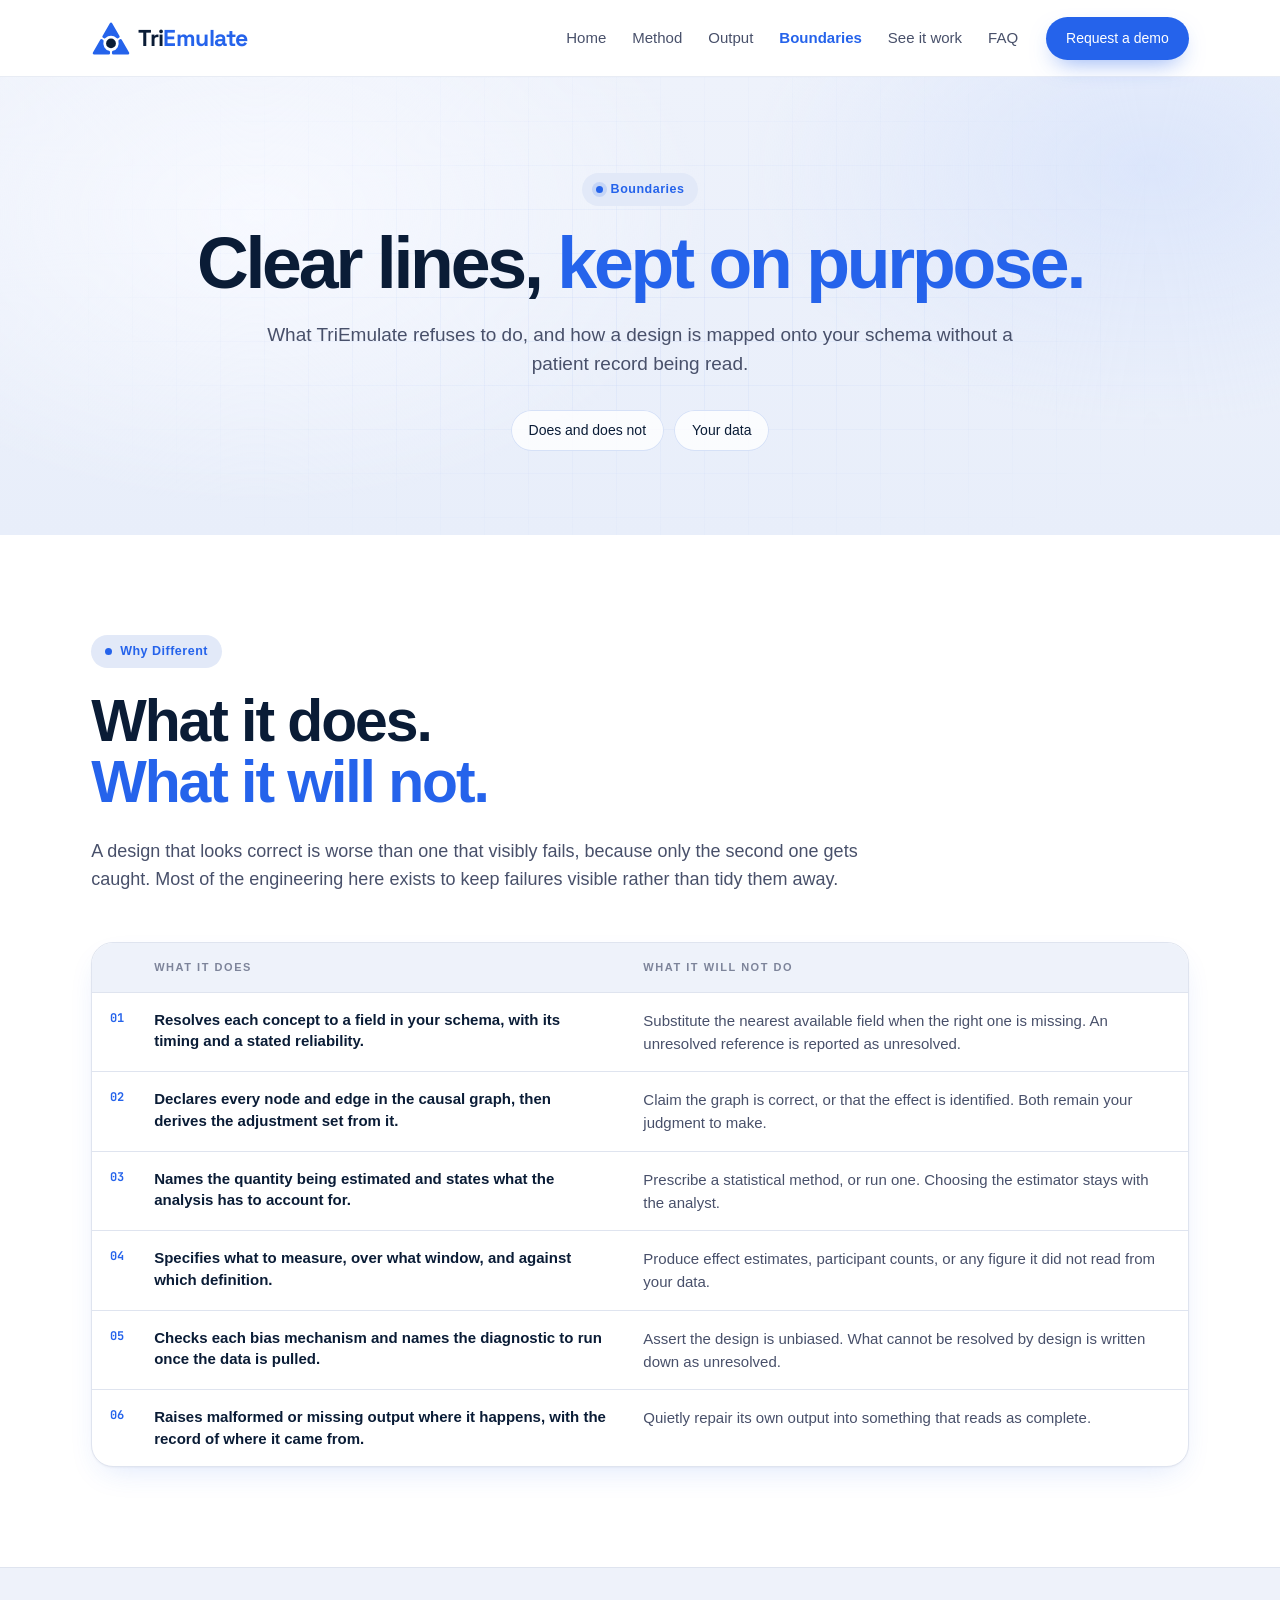
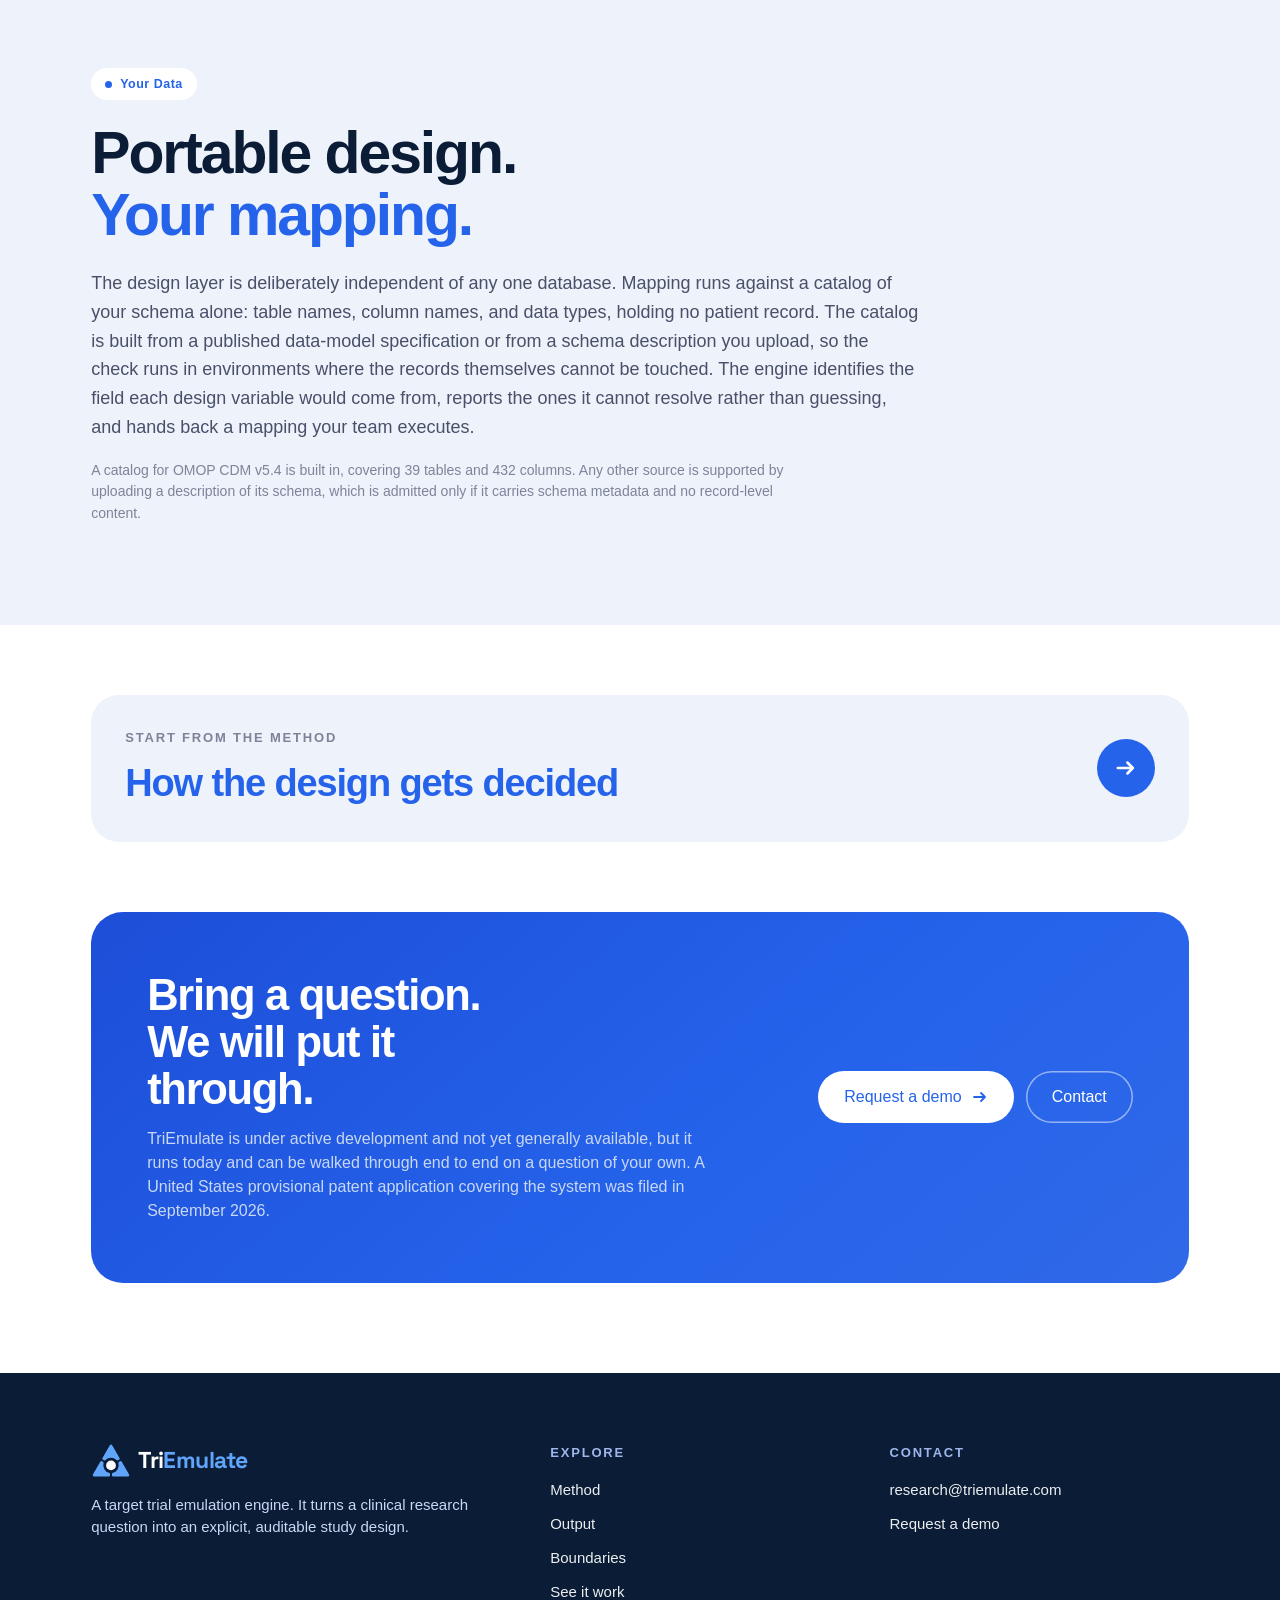
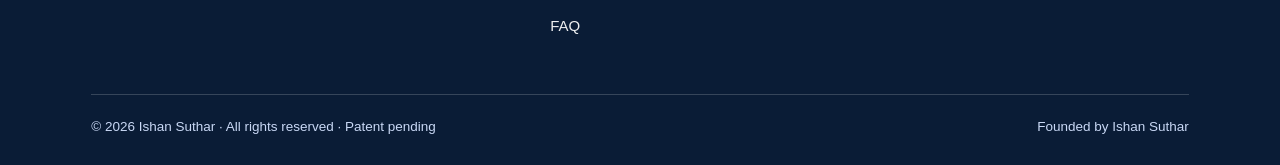
<file: boundaries.html>
<!DOCTYPE html>
<html lang="en">
<head>
<meta charset="utf-8">
<meta name="viewport" content="width=device-width, initial-scale=1">
<title>Boundaries | TriEmulate</title>
<meta name="description" content="What TriEmulate does, what it will not do, and how it maps a design onto your schema without reading a patient record.">
<link rel="canonical" href="https://www.triemulate.com/boundaries">
<meta property="og:url" content="https://www.triemulate.com/boundaries">
<meta property="og:image" content="https://www.triemulate.com/assets/og.png">
<meta name="twitter:card" content="summary_large_image">
<link rel="icon" href="/assets/favicon.svg" type="image/svg+xml">
<link rel="icon" href="/favicon.ico" sizes="any">
<link rel="apple-touch-icon" href="/assets/icons/apple-touch-icon.png">
<link rel="manifest" href="/site.webmanifest">
<meta name="theme-color" content="#0A1C36">
<meta property="og:type" content="website">
<meta property="og:site_name" content="TriEmulate">
<meta property="og:title" content="Boundaries | TriEmulate">
<meta property="og:description" content="What TriEmulate does, what it will not do, and how it maps a design onto your schema without reading a patient record.">
<link rel="preconnect" href="https://api.fontshare.com" crossorigin>
<link href="https://api.fontshare.com/v2/css?f[]=general-sans@400,500,600,700&display=swap" rel="stylesheet">
<link rel="preconnect" href="https://fonts.googleapis.com">
<link rel="preconnect" href="https://fonts.gstatic.com" crossorigin>
<link href="https://fonts.googleapis.com/css2?family=JetBrains+Mono:wght@400;700&family=Space+Grotesk:wght@700&display=swap" rel="stylesheet">
<link rel="stylesheet" href="assets/css/site.css?v=6">
</head>
<body>

<a class="skip" href="#different">Skip to content</a>

<header class="topnav"><div class="wrap">
  <a class="logo" href="index.html" aria-label="TriEmulate home">
    <svg class="mark" viewBox="0 0 105 93" aria-hidden="true"><g class="tri"><path class="p1" d="M72.02,41.30 L52.50,7.50 L32.98,41.30 L35.38,42.68 A24,24 0 0 1 69.62,42.68 Z"/><path class="p2" d="M26.98,51.70 L7.47,85.50 L46.50,85.50 L46.50,82.74 A24,24 0 0 1 29.38,53.08 Z"/><path class="p3" d="M58.50,85.50 L97.53,85.50 L78.02,51.70 L75.62,53.08 A24,24 0 0 1 58.50,82.74 Z"/></g><circle class="core" cx="52.5" cy="59.5" r="13"/></svg>
    <b class="wm">Tri<span>Emulate</span></b>
  </a>
  <nav class="navlinks" aria-label="Main">
    <a href="index.html">Home</a>
    <a href="method.html">Method</a>
    <a href="output.html">Output</a>
    <a href="boundaries.html" class="on">Boundaries</a>
    <a href="watch.html">See it work</a>
    <a href="index.html#faq">FAQ</a>
  </nav>
  <a class="btn sm" href="index.html#access">Request a demo</a>
</div></header>

<section class="phero"><div class="wrap">
  <span class="eyebrow"><i></i>Boundaries</span>
  <h1>Clear lines, <span>kept on purpose.</span></h1>
  <p>What TriEmulate refuses to do, and how a design is mapped onto your schema without a patient record being read.</p>
  <div class="jumps"><a href="#different">Does and does not</a><a href="#data">Your data</a></div>
</div></section>

<!-- 8. WHAT IT DOES AND DOESN'T -->
<section id="different" class="isec"><div class="grid">
  <div class="side"><div class="slabel">Why Different</div></div>
  <div class="main">
    <h2 class="stack"><span>What it does.</span><span class="blueline">What it will not.</span></h2>
    <p class="lede">A design that looks correct is worse than one that visibly fails, because only the second one gets caught. Most of the engineering here exists to keep failures visible rather than tidy them away.</p>

<div class="ptable"><div class="pgrid">
      <div class="phead">
        <div>&nbsp;</div>
        <div>What it does</div>
        <div class="emu">What it will not do</div>
      </div>
      <div class="prow"><div class="ix">01</div><div class="spec">Resolves each concept to a field in your schema, with its timing and a stated reliability.</div><div class="emu">Substitute the nearest available field when the right one is missing. An unresolved reference is reported as unresolved.</div></div>
      <div class="prow"><div class="ix">02</div><div class="spec">Declares every node and edge in the causal graph, then derives the adjustment set from it.</div><div class="emu">Claim the graph is correct, or that the effect is identified. Both remain your judgment to make.</div></div>
      <div class="prow"><div class="ix">03</div><div class="spec">Names the quantity being estimated and states what the analysis has to account for.</div><div class="emu">Prescribe a statistical method, or run one. Choosing the estimator stays with the analyst.</div></div>
      <div class="prow"><div class="ix">04</div><div class="spec">Specifies what to measure, over what window, and against which definition.</div><div class="emu">Produce effect estimates, participant counts, or any figure it did not read from your data.</div></div>
      <div class="prow"><div class="ix">05</div><div class="spec">Checks each bias mechanism and names the diagnostic to run once the data is pulled.</div><div class="emu">Assert the design is unbiased. What cannot be resolved by design is written down as unresolved.</div></div>
      <div class="prow"><div class="ix">06</div><div class="spec">Raises malformed or missing output where it happens, with the record of where it came from.</div><div class="emu">Quietly repair its own output into something that reads as complete.</div></div>
    </div>
</div>
</div></section>
<!-- 9. YOUR DATA -->
<section id="data" class="isec soft"><div class="grid">
  <div class="side"><div class="slabel">Your Data</div></div>
  <div class="main">
    <h2 class="stack"><span>Portable design.</span><span class="blueline">Your mapping.</span></h2>
    <p class="lede">The design layer is deliberately independent of any one database. Mapping runs against a catalog of your schema alone: table names, column names, and data types, holding no patient record. The catalog is built from a published data-model specification or from a schema description you upload, so the check runs in environments where the records themselves cannot be touched. The engine identifies the field each design variable would come from, reports the ones it cannot resolve rather than guessing, and hands back a mapping your team executes.</p>
    <p class="foot-note">A catalog for OMOP CDM v5.4 is built in, covering 39 tables and 432 columns. Any other source is supported by uploading a description of its schema, which is admitted only if it carries schema metadata and no record-level content.</p>
  </div>
</div></section>
<div class="nextcard"><a href="method.html"><span><span class="nl">Start from the method</span><span class="nt">How the design gets decided</span></span><span class="arr"><svg viewBox="0 0 16 16" fill="none" aria-hidden="true"><path d="M2 8h11M9 4l4 4-4 4" stroke="currentColor" stroke-width="1.8" stroke-linecap="round" stroke-linejoin="round"/></svg></span></a></div>
<section class="ctaband" id="access"><div>
  <div>
    <h2>Bring a question. We will put it through.</h2>
    <p>TriEmulate is under active development and not yet generally available, but it runs today and can be walked through end to end on a question of your own. A United States provisional patent application covering the system was filed in September 2026.</p>
  </div>
  <div class="ctagroup">
    <a class="btn white" href="index.html#access">Request a demo <svg viewBox="0 0 16 16" fill="none" aria-hidden="true"><path d="M2 8h11M9 4l4 4-4 4" stroke="currentColor" stroke-width="1.8" stroke-linecap="round" stroke-linejoin="round"/></svg></a>
    <a class="btn line" href="mailto:research@triemulate.com?subject=TriEmulate%20enquiry">Contact</a>
  </div>
</div></section>

<footer class="foot"><div class="wrap">
  <div class="ftop">
    <div>
      <a class="logo" href="index.html"><svg class="mark" viewBox="0 0 105 93" aria-hidden="true"><g class="tri"><path class="p1" d="M72.02,41.30 L52.50,7.50 L32.98,41.30 L35.38,42.68 A24,24 0 0 1 69.62,42.68 Z"/><path class="p2" d="M26.98,51.70 L7.47,85.50 L46.50,85.50 L46.50,82.74 A24,24 0 0 1 29.38,53.08 Z"/><path class="p3" d="M58.50,85.50 L97.53,85.50 L78.02,51.70 L75.62,53.08 A24,24 0 0 1 58.50,82.74 Z"/></g><circle class="core" cx="52.5" cy="59.5" r="13"/></svg><b class="wm">Tri<span>Emulate</span></b></a>
      <p class="tag">A target trial emulation engine. It turns a clinical research question into an explicit, auditable study design.</p>
    </div>
    <div><h4>Explore</h4><ul><li><a href="method.html">Method</a></li><li><a href="output.html">Output</a></li><li><a href="boundaries.html">Boundaries</a></li><li><a href="watch.html">See it work</a></li><li><a href="index.html#faq">FAQ</a></li></ul></div>
    <div><h4>Contact</h4><ul><li><a href="mailto:research@triemulate.com">research@triemulate.com</a></li><li><a href="mailto:research@triemulate.com?subject=TriEmulate%20demo%20request">Request a demo</a></li></ul></div>
  </div>
  <div class="fbot"><span>&copy; 2026 Ishan Suthar &middot; All rights reserved &middot; Patent pending</span><span>Founded by Ishan Suthar</span></div>
</div></footer>
<script src="assets/js/site.js?v=6" defer></script>
</body>
</html>
</file>
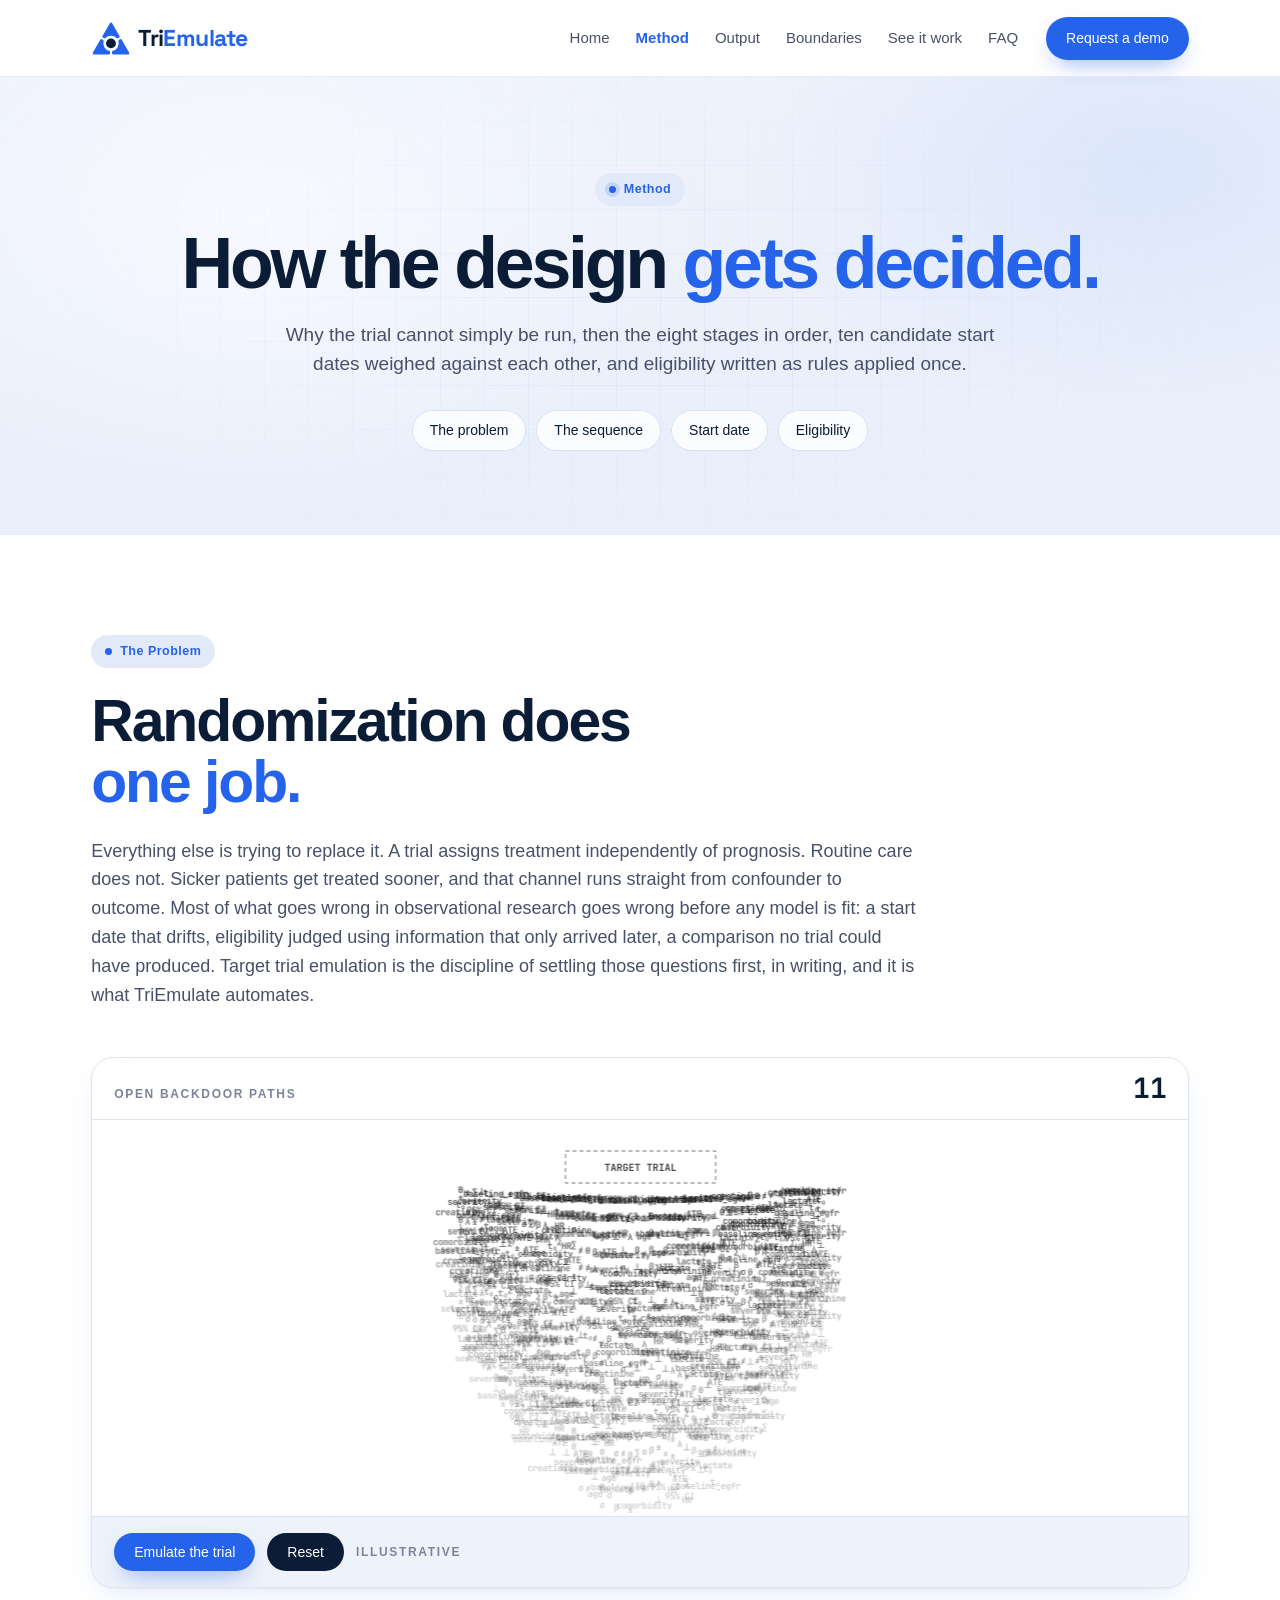
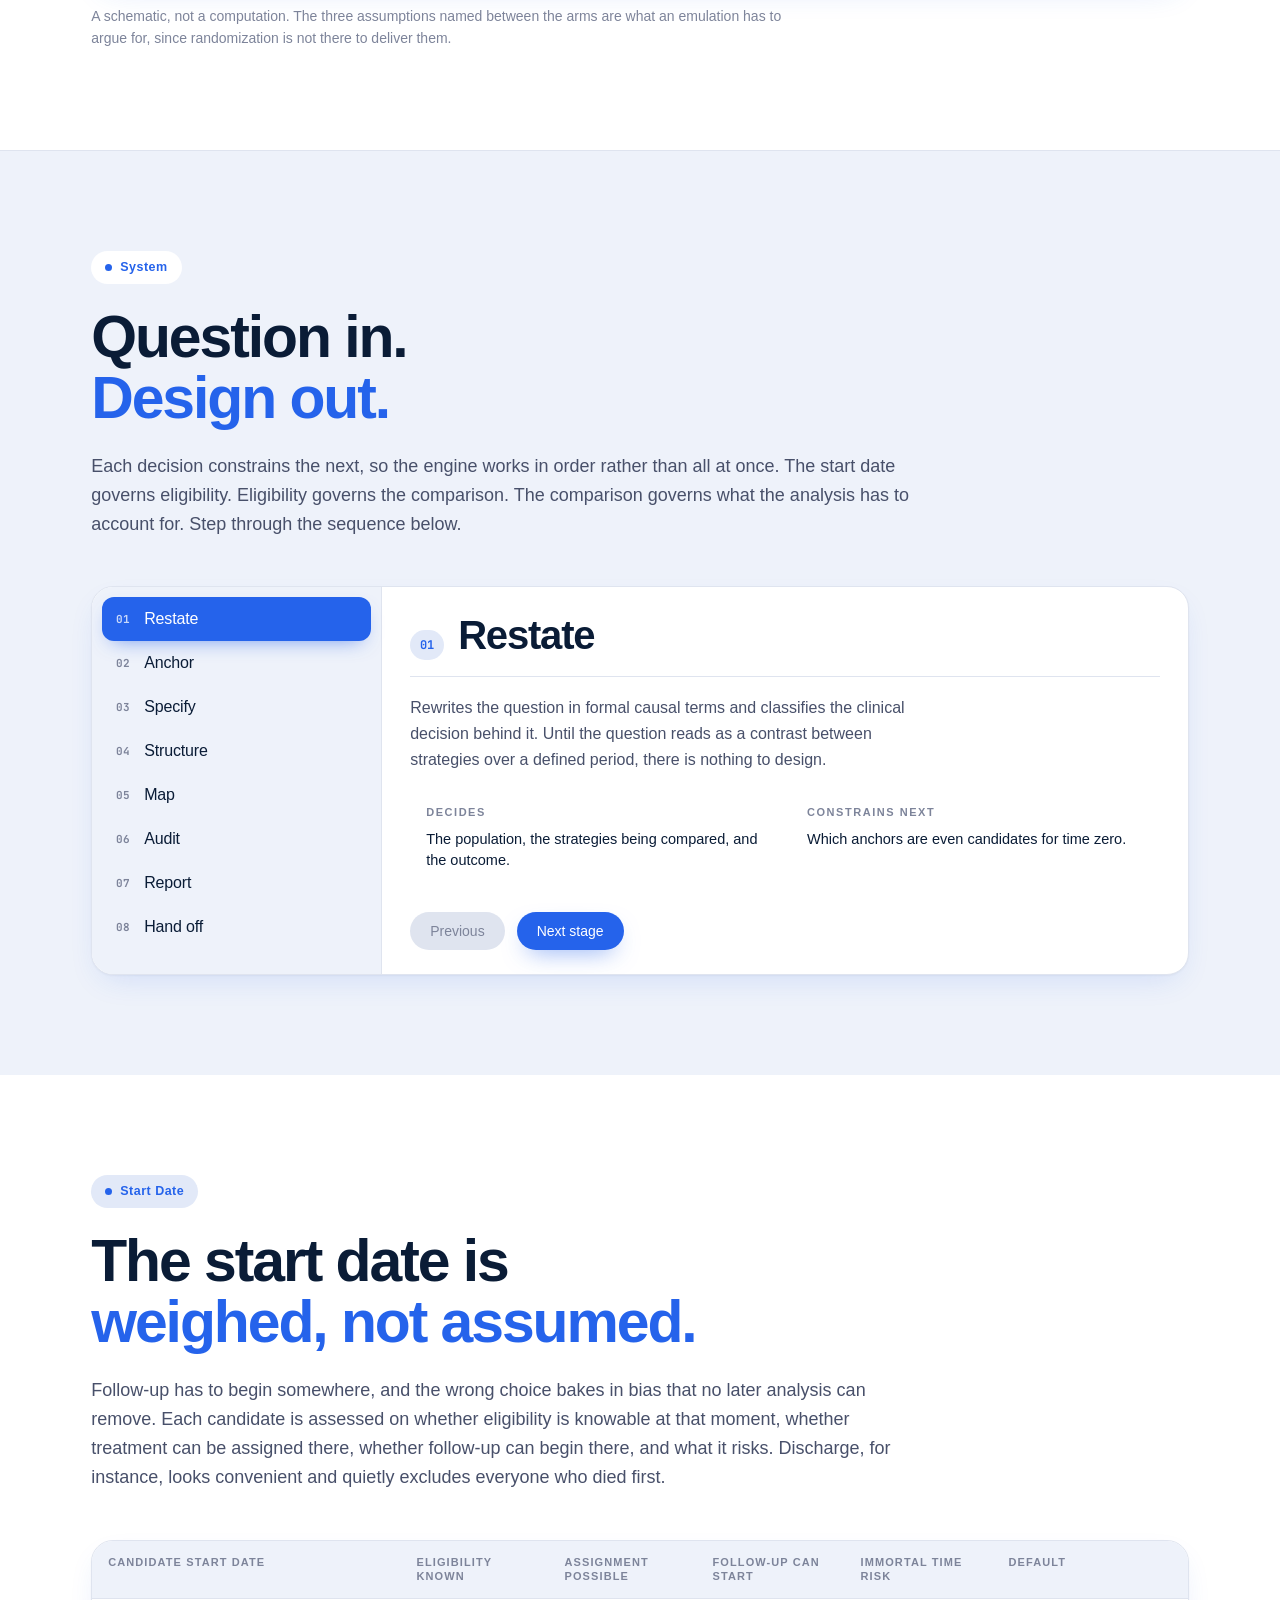
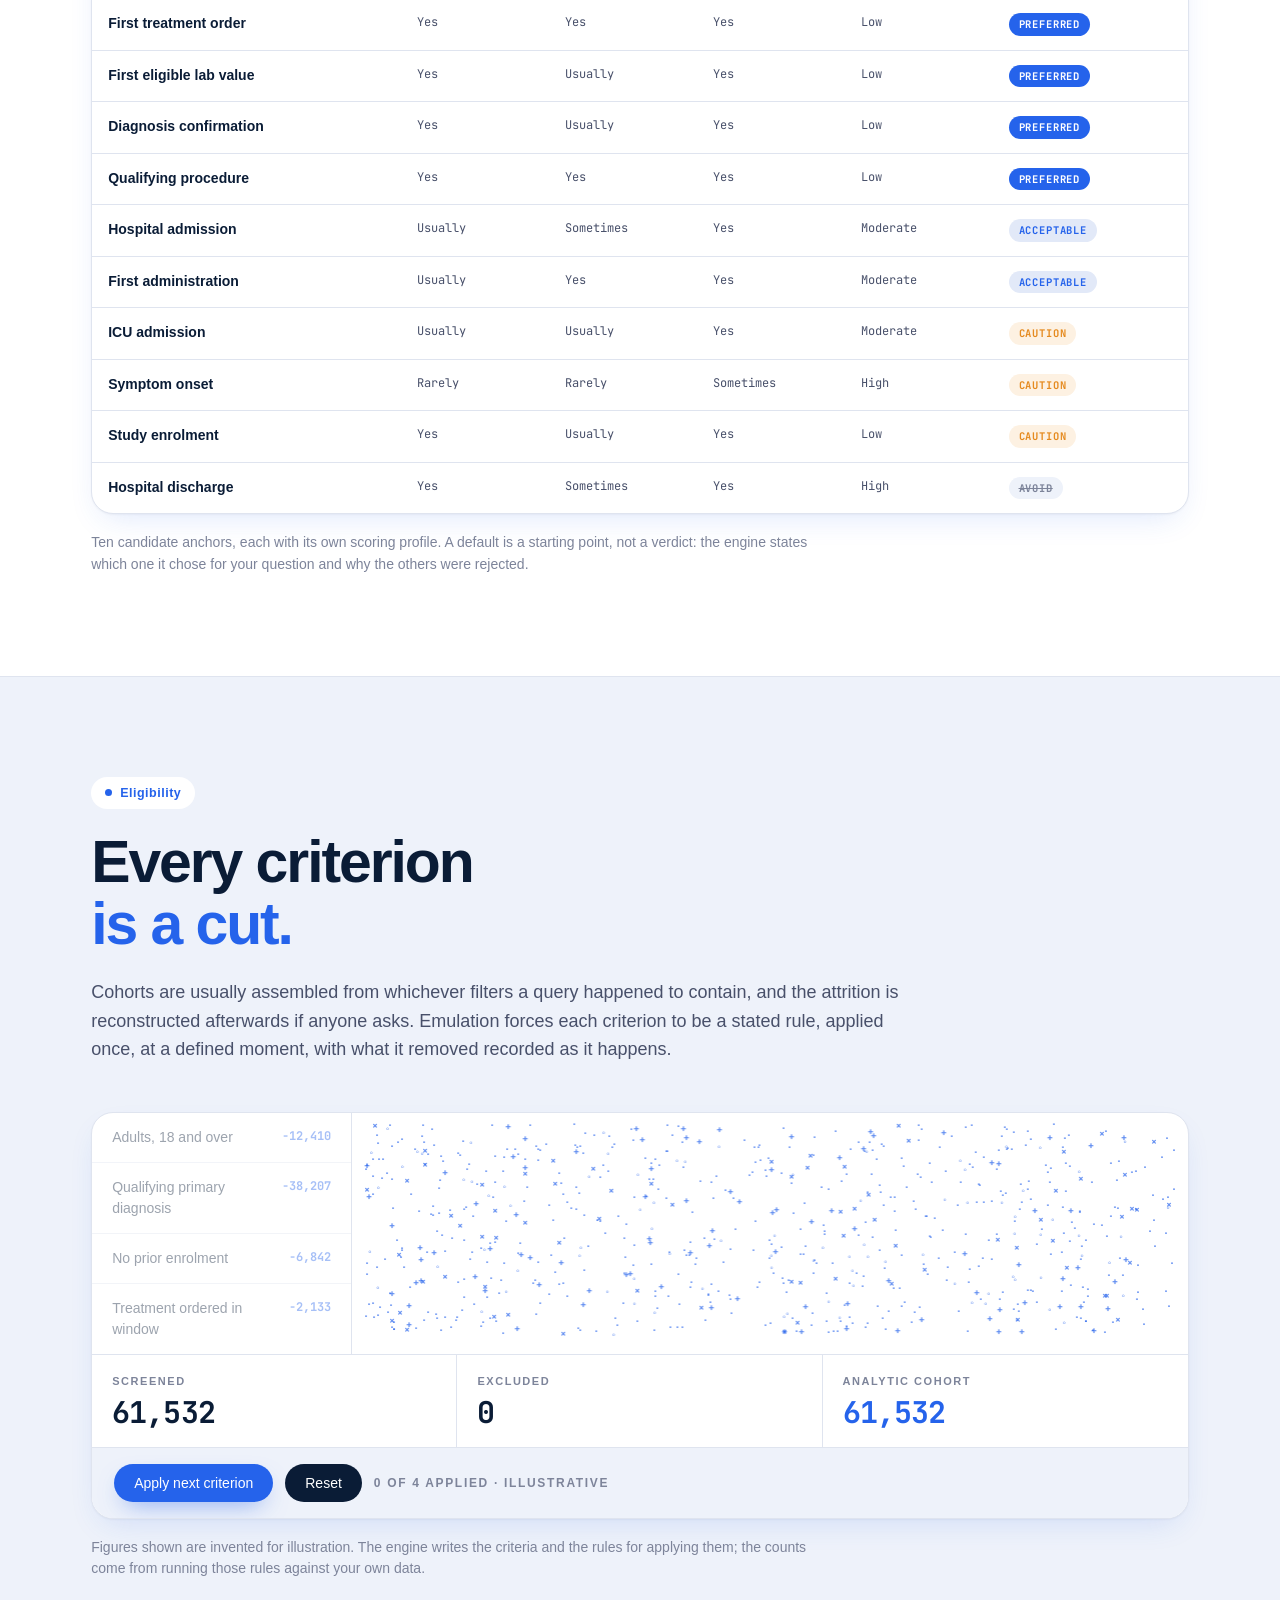
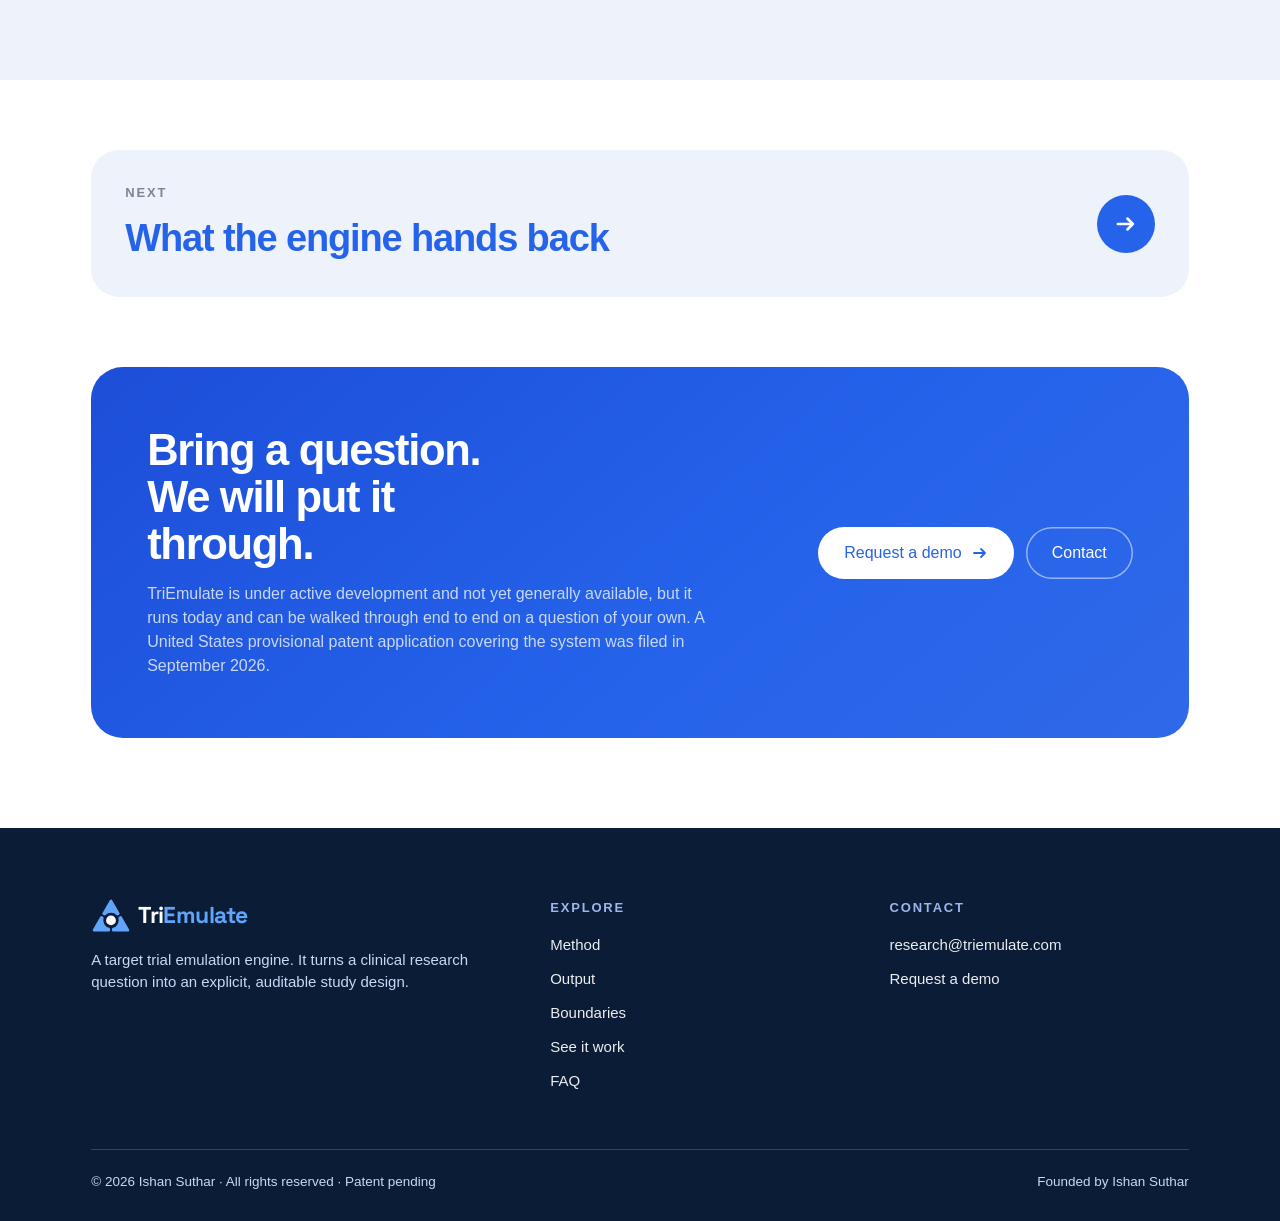
<file: method.html>
<!DOCTYPE html>
<html lang="en">
<head>
<meta charset="utf-8">
<meta name="viewport" content="width=device-width, initial-scale=1">
<title>Method | TriEmulate</title>
<meta name="description" content="How TriEmulate works: an eight-stage design sequence, a weighed start date, and eligibility written as stated rules.">
<link rel="canonical" href="https://www.triemulate.com/method">
<meta property="og:url" content="https://www.triemulate.com/method">
<meta property="og:image" content="https://www.triemulate.com/assets/og.png">
<meta name="twitter:card" content="summary_large_image">
<link rel="icon" href="/assets/favicon.svg" type="image/svg+xml">
<link rel="icon" href="/favicon.ico" sizes="any">
<link rel="apple-touch-icon" href="/assets/icons/apple-touch-icon.png">
<link rel="manifest" href="/site.webmanifest">
<meta name="theme-color" content="#0A1C36">
<meta property="og:type" content="website">
<meta property="og:site_name" content="TriEmulate">
<meta property="og:title" content="Method | TriEmulate">
<meta property="og:description" content="How TriEmulate works: an eight-stage design sequence, a weighed start date, and eligibility written as stated rules.">
<link rel="preconnect" href="https://api.fontshare.com" crossorigin>
<link href="https://api.fontshare.com/v2/css?f[]=general-sans@400,500,600,700&display=swap" rel="stylesheet">
<link rel="preconnect" href="https://fonts.googleapis.com">
<link rel="preconnect" href="https://fonts.gstatic.com" crossorigin>
<link href="https://fonts.googleapis.com/css2?family=JetBrains+Mono:wght@400;700&family=Space+Grotesk:wght@700&display=swap" rel="stylesheet">
<link rel="stylesheet" href="assets/css/site.css?v=6">
</head>
<body>

<a class="skip" href="#problem">Skip to content</a>

<header class="topnav"><div class="wrap">
  <a class="logo" href="index.html" aria-label="TriEmulate home">
    <svg class="mark" viewBox="0 0 105 93" aria-hidden="true"><g class="tri"><path class="p1" d="M72.02,41.30 L52.50,7.50 L32.98,41.30 L35.38,42.68 A24,24 0 0 1 69.62,42.68 Z"/><path class="p2" d="M26.98,51.70 L7.47,85.50 L46.50,85.50 L46.50,82.74 A24,24 0 0 1 29.38,53.08 Z"/><path class="p3" d="M58.50,85.50 L97.53,85.50 L78.02,51.70 L75.62,53.08 A24,24 0 0 1 58.50,82.74 Z"/></g><circle class="core" cx="52.5" cy="59.5" r="13"/></svg>
    <b class="wm">Tri<span>Emulate</span></b>
  </a>
  <nav class="navlinks" aria-label="Main">
    <a href="index.html">Home</a>
    <a href="method.html" class="on">Method</a>
    <a href="output.html">Output</a>
    <a href="boundaries.html">Boundaries</a>
    <a href="watch.html">See it work</a>
    <a href="index.html#faq">FAQ</a>
  </nav>
  <a class="btn sm" href="index.html#access">Request a demo</a>
</div></header>

<section class="phero"><div class="wrap">
  <span class="eyebrow"><i></i>Method</span>
  <h1>How the design <span>gets decided.</span></h1>
  <p>Why the trial cannot simply be run, then the eight stages in order, ten candidate start dates weighed against each other, and eligibility written as rules applied once.</p>
  <div class="jumps"><a href="#problem">The problem</a><a href="#system">The sequence</a><a href="#timezero">Start date</a><a href="#eligibility">Eligibility</a></div>
</div></section>

<!-- 1. THE PROBLEM -->
<section id="problem" class="isec"><div class="grid">
  <div class="side"><div class="slabel">The Problem</div></div>
  <div class="main">
    <h2 class="stack"><span>Randomization does</span><span class="blueline">one job.</span></h2>
    <p class="lede">Everything else is trying to replace it. A trial assigns treatment independently of prognosis. Routine care does not. Sicker patients get treated sooner, and that channel runs straight from confounder to outcome. Most of what goes wrong in observational research goes wrong before any model is fit: a start date that drifts, eligibility judged using information that only arrived later, a comparison no trial could have produced. Target trial emulation is the discipline of settling those questions first, in writing, and it is what TriEmulate automates.</p>

    <div class="panel">
      <div class="panelbar">
        <span class="lab">Open backdoor paths</span>
        <span class="readnum" id="paths">11</span>
      </div>
      <canvas id="stage" role="img" aria-label="A confounded population separating into two treatment arms, with the three identifying assumptions named between them"></canvas>
      <div class="panelacts">
        <button class="btn sm" id="run" type="button">Emulate the trial</button>
        <button class="btn sm dark" id="reset" type="button">Reset</button>
        <span class="note">Illustrative</span>
      </div>
    </div>
    <p class="foot-note">A schematic, not a computation. The three assumptions named between the arms are what an emulation has to argue for, since randomization is not there to deliver them.</p>
  </div>
</div></section>

<!-- 2. THE SYSTEM -->
<section id="system" class="isec soft"><div class="grid">
  <div class="side"><div class="slabel">System</div></div>
  <div class="main">
    <h2 class="stack"><span>Question in.</span><span class="blueline">Design out.</span></h2>
    <p class="lede">Each decision constrains the next, so the engine works in order rather than all at once. The start date governs eligibility. Eligibility governs the comparison. The comparison governs what the analysis has to account for. Step through the sequence below.</p>

    <div class="flow">
      <div class="rail" id="rail"></div>
      <div class="detail">
        <div class="dhead">
          <span class="dix mono" id="d-ix">01</span>
          <span class="dname" id="d-name">Restate</span>
        </div>
        <p class="dtext" id="d-text"></p>
        <div class="dgrid">
          <div class="db"><div class="dl">Decides</div><div class="dv" id="d-dec"></div></div>
          <div class="db"><div class="dl">Constrains next</div><div class="dv" id="d-con"></div></div>
        </div>
        <div class="dacts">
          <button class="btn sm dark" id="prev" type="button">Previous</button>
          <button class="btn sm" id="next" type="button">Next stage</button>
        </div>
      </div>
    </div>
  </div>
</div></section>
<!-- 4. TIME ZERO -->
<section id="timezero" class="isec"><div class="grid">
  <div class="side"><div class="slabel">Start Date</div></div>
  <div class="main">
    <h2 class="stack"><span>The start date is</span><span class="blueline">weighed, not assumed.</span></h2>
    <p class="lede">Follow-up has to begin somewhere, and the wrong choice bakes in bias that no later analysis can remove. Each candidate is assessed on whether eligibility is knowable at that moment, whether treatment can be assigned there, whether follow-up can begin there, and what it risks. Discharge, for instance, looks convenient and quietly excludes everyone who died first.</p>

    <div class="mtable"><div class="mgrid">
      <div class="mhead">
        <div>Candidate start date</div>
        <div>Eligibility known</div>
        <div>Assignment possible</div>
        <div>Follow-up can start</div>
        <div>Immortal time risk</div>
        <div>Default</div>
      </div>
      <div class="mrow"><div class="an">First treatment order</div><div class="c">Yes</div><div class="c">Yes</div><div class="c">Yes</div><div class="c">Low</div><div><span class="verdict v-pref">Preferred</span></div></div>
      <div class="mrow"><div class="an">First eligible lab value</div><div class="c">Yes</div><div class="c">Usually</div><div class="c">Yes</div><div class="c">Low</div><div><span class="verdict v-pref">Preferred</span></div></div>
      <div class="mrow"><div class="an">Diagnosis confirmation</div><div class="c">Yes</div><div class="c">Usually</div><div class="c">Yes</div><div class="c">Low</div><div><span class="verdict v-pref">Preferred</span></div></div>
      <div class="mrow"><div class="an">Qualifying procedure</div><div class="c">Yes</div><div class="c">Yes</div><div class="c">Yes</div><div class="c">Low</div><div><span class="verdict v-pref">Preferred</span></div></div>
      <div class="mrow"><div class="an">Hospital admission</div><div class="c">Usually</div><div class="c">Sometimes</div><div class="c">Yes</div><div class="c">Moderate</div><div><span class="verdict v-acc">Acceptable</span></div></div>
      <div class="mrow"><div class="an">First administration</div><div class="c">Usually</div><div class="c">Yes</div><div class="c">Yes</div><div class="c">Moderate</div><div><span class="verdict v-acc">Acceptable</span></div></div>
      <div class="mrow"><div class="an">ICU admission</div><div class="c">Usually</div><div class="c">Usually</div><div class="c">Yes</div><div class="c">Moderate</div><div><span class="verdict v-caut">Caution</span></div></div>
      <div class="mrow"><div class="an">Symptom onset</div><div class="c">Rarely</div><div class="c">Rarely</div><div class="c">Sometimes</div><div class="c">High</div><div><span class="verdict v-caut">Caution</span></div></div>
      <div class="mrow"><div class="an">Study enrolment</div><div class="c">Yes</div><div class="c">Usually</div><div class="c">Yes</div><div class="c">Low</div><div><span class="verdict v-caut">Caution</span></div></div>
      <div class="mrow"><div class="an">Hospital discharge</div><div class="c">Yes</div><div class="c">Sometimes</div><div class="c">Yes</div><div class="c">High</div><div><span class="verdict v-avoid">Avoid</span></div></div>
    </div></div>
    <p class="foot-note">Ten candidate anchors, each with its own scoring profile. A default is a starting point, not a verdict: the engine states which one it chose for your question and why the others were rejected.</p>
  </div>
</div></section>
<!-- 5. ELIGIBILITY -->
<section id="eligibility" class="isec soft"><div class="grid">
  <div class="side"><div class="slabel">Eligibility</div></div>
  <div class="main">
    <h2 class="stack"><span>Every criterion</span><span class="blueline">is a cut.</span></h2>
    <p class="lede">Cohorts are usually assembled from whichever filters a query happened to contain, and the attrition is reconstructed afterwards if anyone asks. Emulation forces each criterion to be a stated rule, applied once, at a defined moment, with what it removed recorded as it happens.</p>

    <div class="panel">
      <div class="cohortwrap">
        <div class="crits" id="crits">
          <div class="crit"><span class="k">Adults, 18 and over</span><span class="d">&minus;12,410</span></div>
          <div class="crit"><span class="k">Qualifying primary diagnosis</span><span class="d">&minus;38,207</span></div>
          <div class="crit"><span class="k">No prior enrolment</span><span class="d">&minus;6,842</span></div>
          <div class="crit"><span class="k">Treatment ordered in window</span><span class="d">&minus;2,133</span></div>
        </div>
        <canvas id="cohort" role="img" aria-label="A scattered population thinning as each eligibility criterion is applied"></canvas>
      </div>
      <div class="counts">
        <div class="co"><div class="lab">Screened</div><div class="v" id="c-screen">61,532</div></div>
        <div class="co"><div class="lab">Excluded</div><div class="v" id="c-out">0</div></div>
        <div class="co hit"><div class="lab">Analytic cohort</div><div class="v" id="c-in">61,532</div></div>
      </div>
      <div class="panelacts">
        <button class="btn sm" id="cut" type="button">Apply next criterion</button>
        <button class="btn sm dark" id="creset" type="button">Reset</button>
        <span class="note" id="cstatus">0 of 4 applied &middot; Illustrative</span>
      </div>
    </div>
    <p class="foot-note">Figures shown are invented for illustration. The engine writes the criteria and the rules for applying them; the counts come from running those rules against your own data.</p>
  </div>
</div></section>

<div class="nextcard"><a href="output.html"><span><span class="nl">Next</span><span class="nt">What the engine hands back</span></span><span class="arr"><svg viewBox="0 0 16 16" fill="none" aria-hidden="true"><path d="M2 8h11M9 4l4 4-4 4" stroke="currentColor" stroke-width="1.8" stroke-linecap="round" stroke-linejoin="round"/></svg></span></a></div>
<section class="ctaband" id="access"><div>
  <div>
    <h2>Bring a question. We will put it through.</h2>
    <p>TriEmulate is under active development and not yet generally available, but it runs today and can be walked through end to end on a question of your own. A United States provisional patent application covering the system was filed in September 2026.</p>
  </div>
  <div class="ctagroup">
    <a class="btn white" href="index.html#access">Request a demo <svg viewBox="0 0 16 16" fill="none" aria-hidden="true"><path d="M2 8h11M9 4l4 4-4 4" stroke="currentColor" stroke-width="1.8" stroke-linecap="round" stroke-linejoin="round"/></svg></a>
    <a class="btn line" href="mailto:research@triemulate.com?subject=TriEmulate%20enquiry">Contact</a>
  </div>
</div></section>

<footer class="foot"><div class="wrap">
  <div class="ftop">
    <div>
      <a class="logo" href="index.html"><svg class="mark" viewBox="0 0 105 93" aria-hidden="true"><g class="tri"><path class="p1" d="M72.02,41.30 L52.50,7.50 L32.98,41.30 L35.38,42.68 A24,24 0 0 1 69.62,42.68 Z"/><path class="p2" d="M26.98,51.70 L7.47,85.50 L46.50,85.50 L46.50,82.74 A24,24 0 0 1 29.38,53.08 Z"/><path class="p3" d="M58.50,85.50 L97.53,85.50 L78.02,51.70 L75.62,53.08 A24,24 0 0 1 58.50,82.74 Z"/></g><circle class="core" cx="52.5" cy="59.5" r="13"/></svg><b class="wm">Tri<span>Emulate</span></b></a>
      <p class="tag">A target trial emulation engine. It turns a clinical research question into an explicit, auditable study design.</p>
    </div>
    <div><h4>Explore</h4><ul><li><a href="method.html">Method</a></li><li><a href="output.html">Output</a></li><li><a href="boundaries.html">Boundaries</a></li><li><a href="watch.html">See it work</a></li><li><a href="index.html#faq">FAQ</a></li></ul></div>
    <div><h4>Contact</h4><ul><li><a href="mailto:research@triemulate.com">research@triemulate.com</a></li><li><a href="mailto:research@triemulate.com?subject=TriEmulate%20demo%20request">Request a demo</a></li></ul></div>
  </div>
  <div class="fbot"><span>&copy; 2026 Ishan Suthar &middot; All rights reserved &middot; Patent pending</span><span>Founded by Ishan Suthar</span></div>
</div></footer>
<script src="assets/js/strands.js?v=4" defer></script>
<script src="assets/js/flow.js?v=4" defer></script>
<script src="assets/js/cohort.js?v=4" defer></script>
<script src="assets/js/site.js?v=6" defer></script>
</body>
</html>
</file>
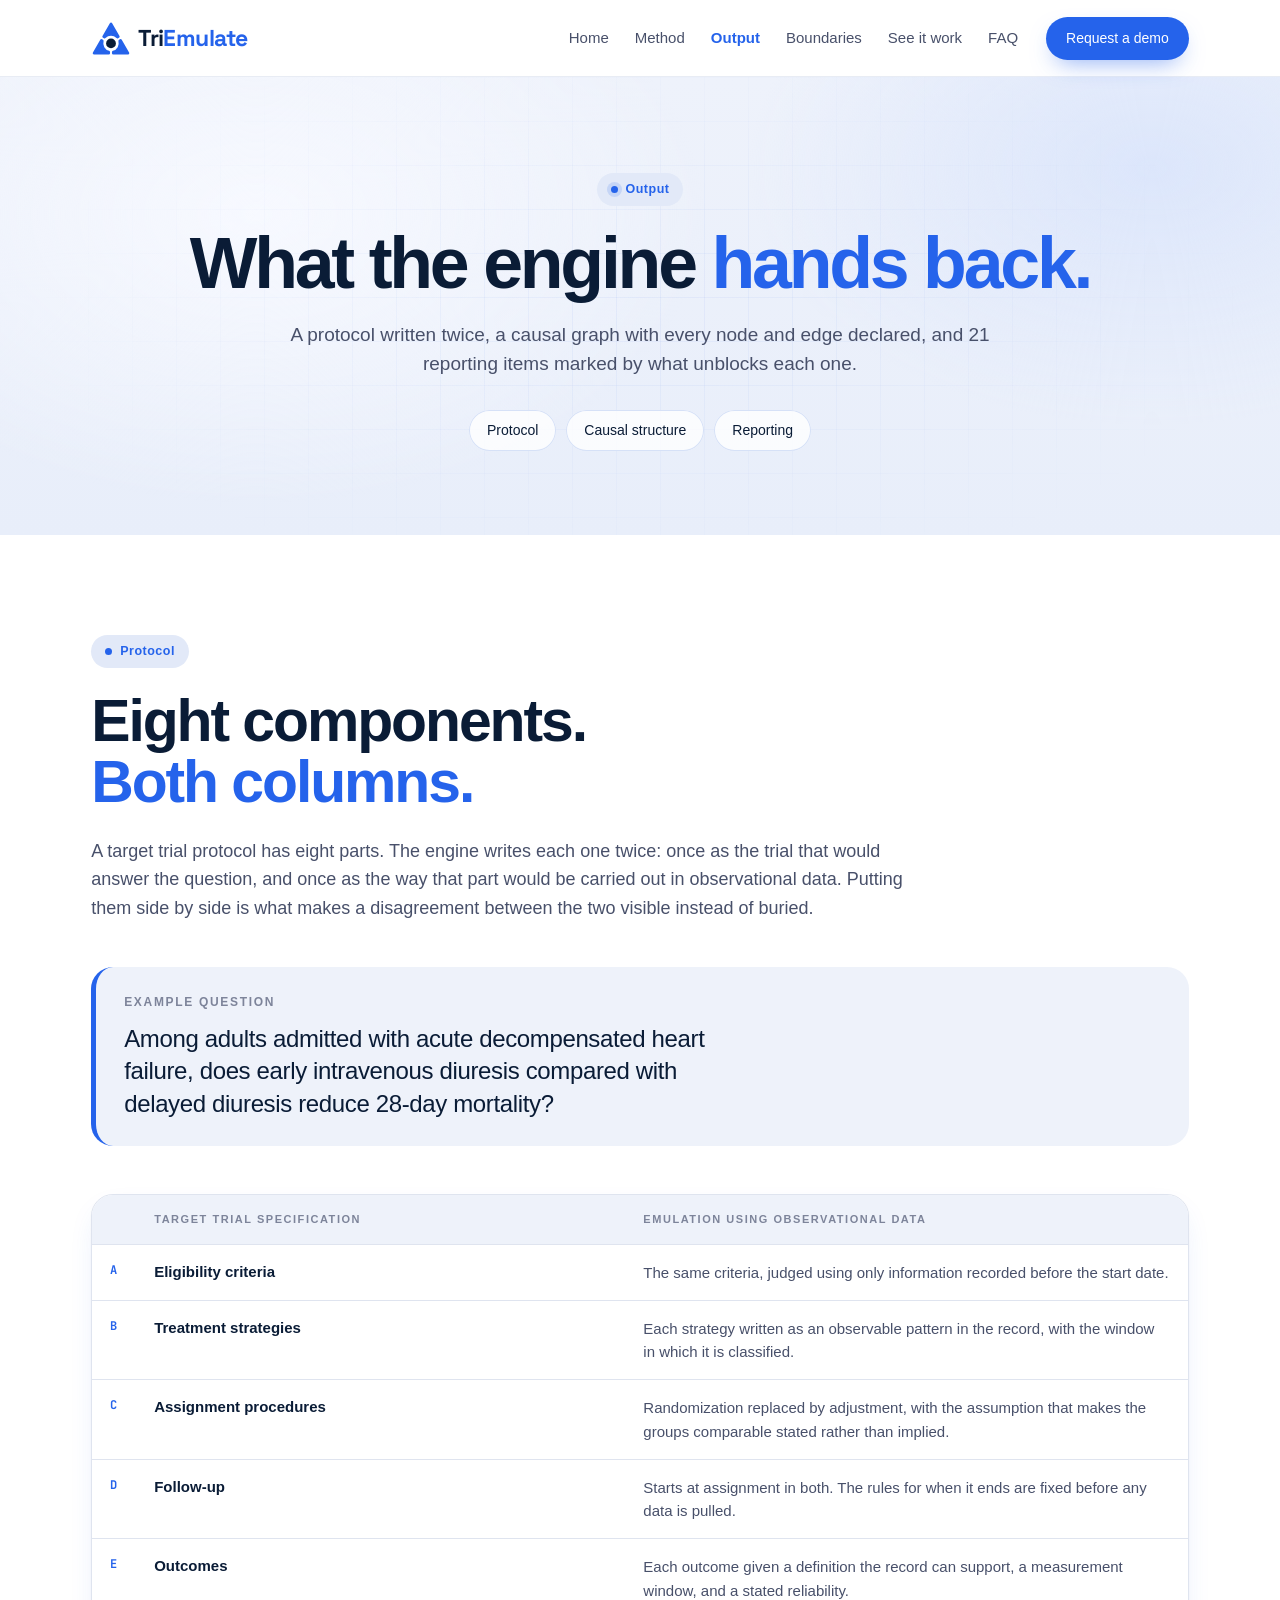
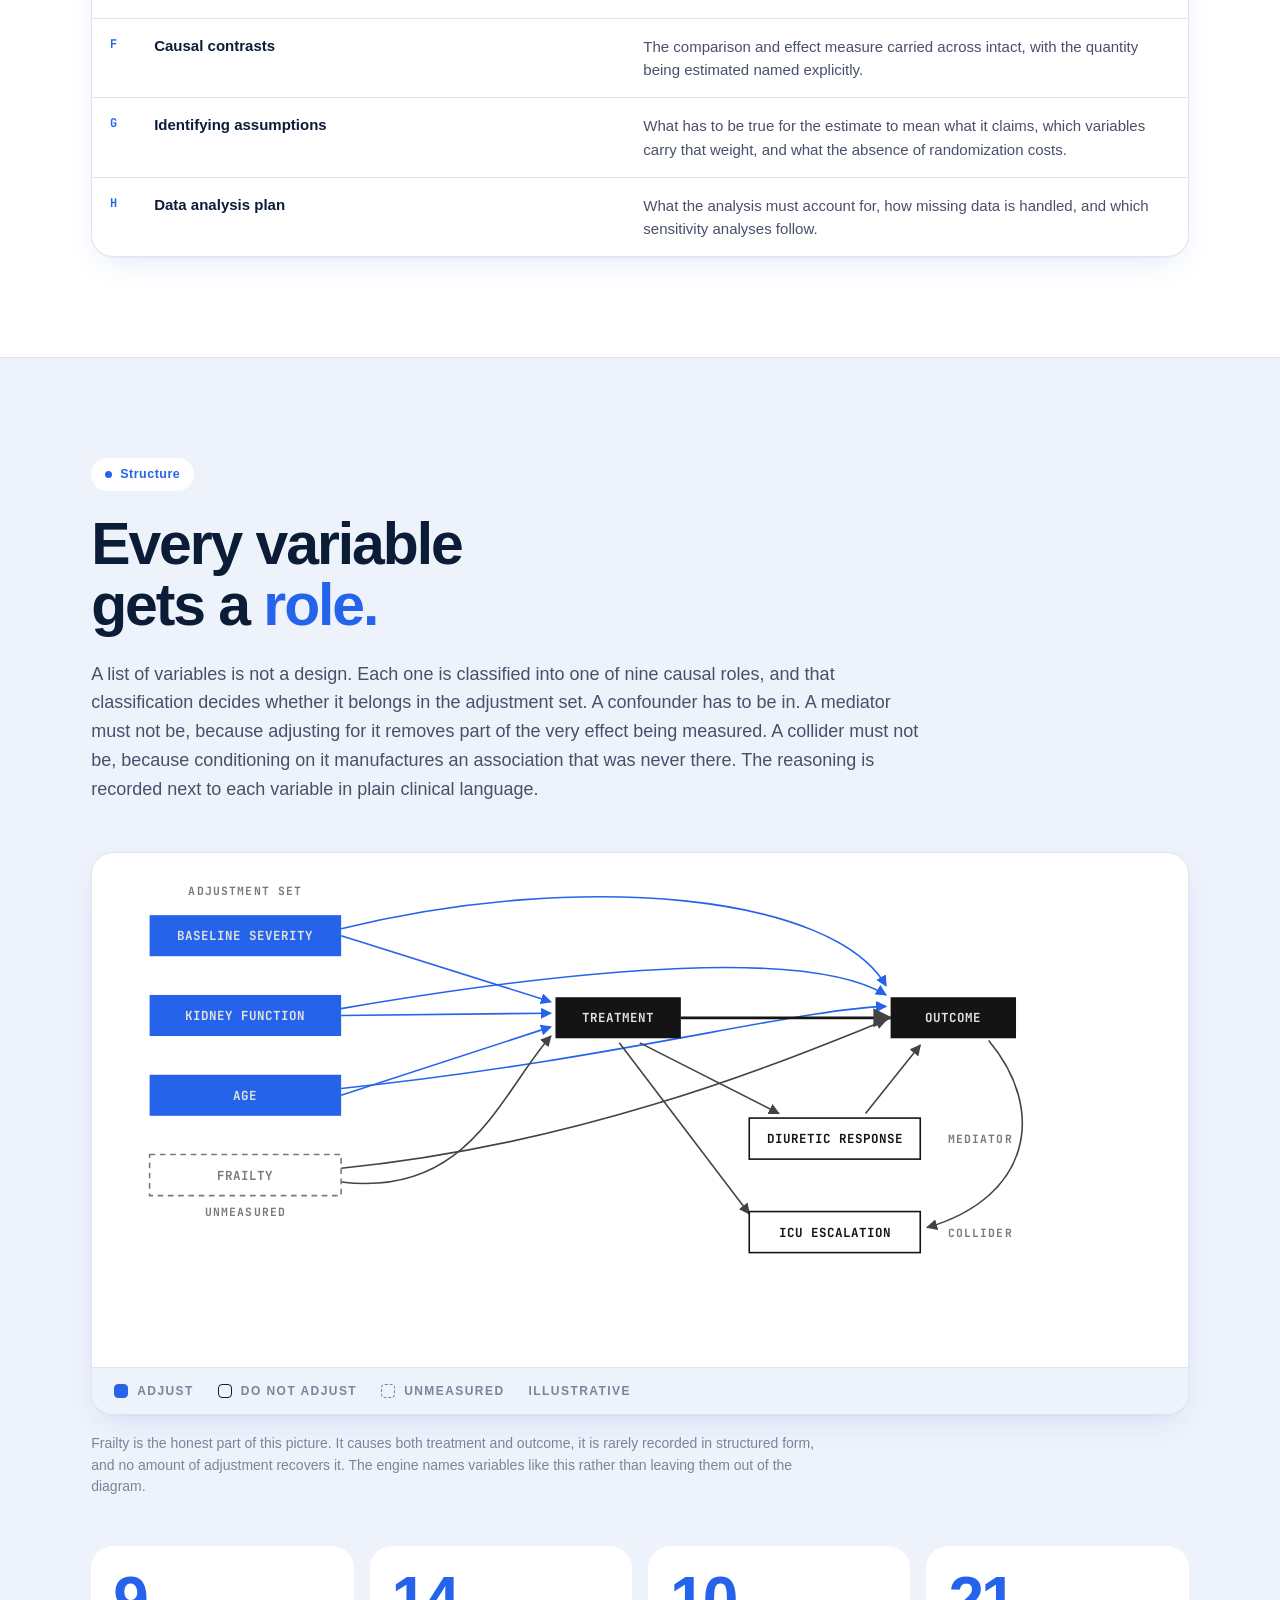
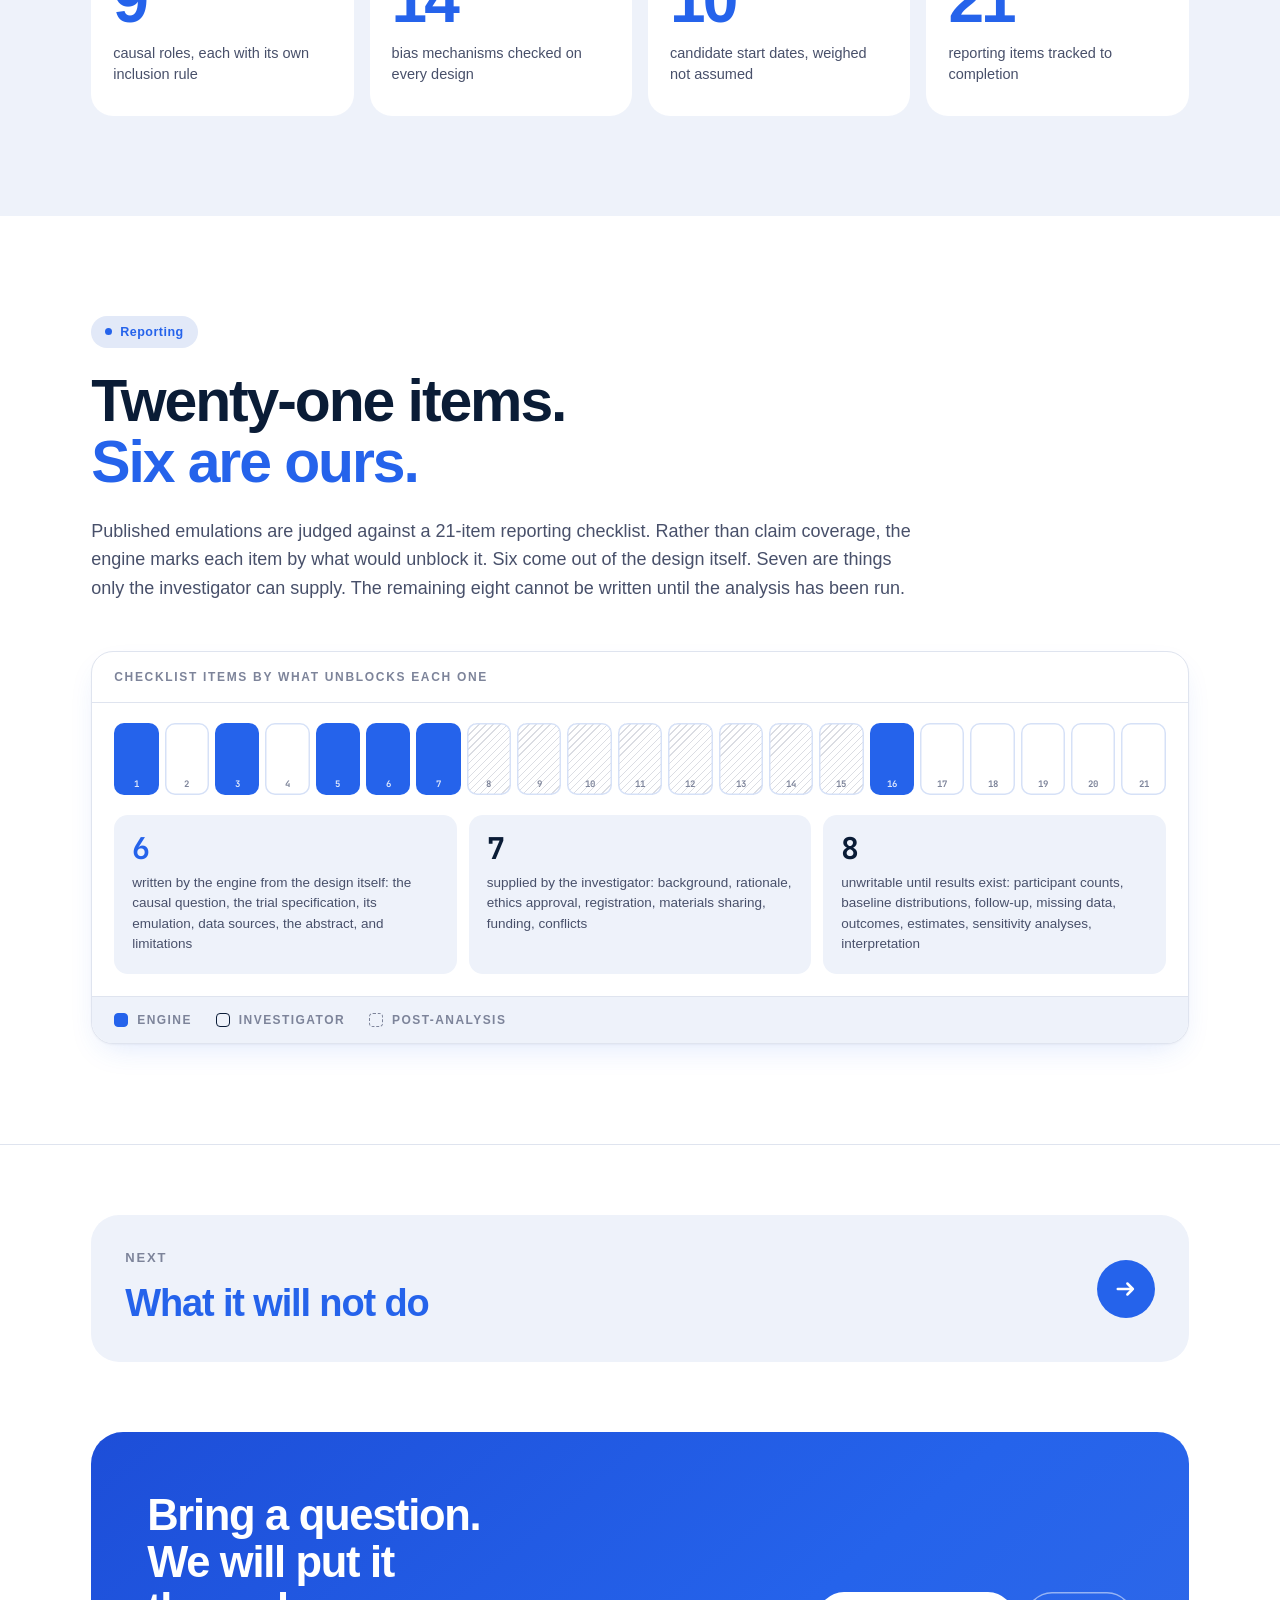
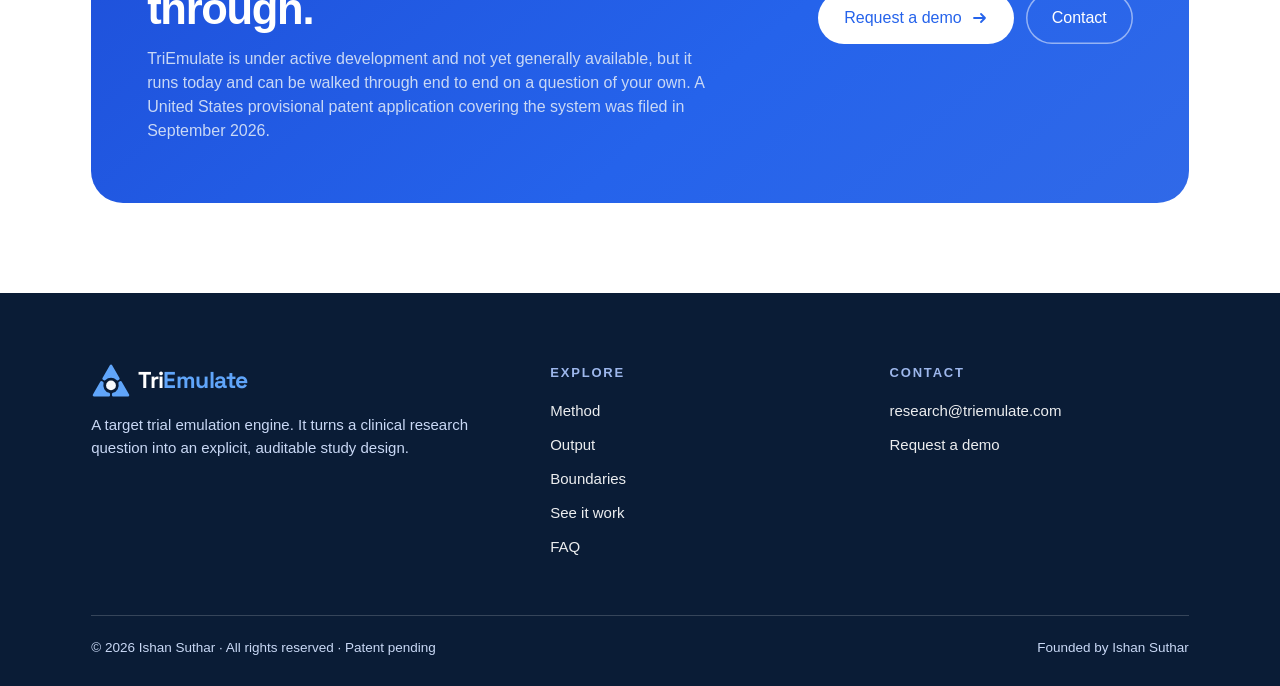
<file: output.html>
<!DOCTYPE html>
<html lang="en">
<head>
<meta charset="utf-8">
<meta name="viewport" content="width=device-width, initial-scale=1">
<title>Output | TriEmulate</title>
<meta name="description" content="What TriEmulate produces: a two-column target trial protocol, an explicit causal graph, and reporting-checklist coverage.">
<link rel="canonical" href="https://www.triemulate.com/output">
<meta property="og:url" content="https://www.triemulate.com/output">
<meta property="og:image" content="https://www.triemulate.com/assets/og.png">
<meta name="twitter:card" content="summary_large_image">
<link rel="icon" href="/assets/favicon.svg" type="image/svg+xml">
<link rel="icon" href="/favicon.ico" sizes="any">
<link rel="apple-touch-icon" href="/assets/icons/apple-touch-icon.png">
<link rel="manifest" href="/site.webmanifest">
<meta name="theme-color" content="#0A1C36">
<meta property="og:type" content="website">
<meta property="og:site_name" content="TriEmulate">
<meta property="og:title" content="Output | TriEmulate">
<meta property="og:description" content="What TriEmulate produces: a two-column target trial protocol, an explicit causal graph, and reporting-checklist coverage.">
<link rel="preconnect" href="https://api.fontshare.com" crossorigin>
<link href="https://api.fontshare.com/v2/css?f[]=general-sans@400,500,600,700&display=swap" rel="stylesheet">
<link rel="preconnect" href="https://fonts.googleapis.com">
<link rel="preconnect" href="https://fonts.gstatic.com" crossorigin>
<link href="https://fonts.googleapis.com/css2?family=JetBrains+Mono:wght@400;700&family=Space+Grotesk:wght@700&display=swap" rel="stylesheet">
<link rel="stylesheet" href="assets/css/site.css?v=6">
</head>
<body>

<a class="skip" href="#protocol">Skip to content</a>

<header class="topnav"><div class="wrap">
  <a class="logo" href="index.html" aria-label="TriEmulate home">
    <svg class="mark" viewBox="0 0 105 93" aria-hidden="true"><g class="tri"><path class="p1" d="M72.02,41.30 L52.50,7.50 L32.98,41.30 L35.38,42.68 A24,24 0 0 1 69.62,42.68 Z"/><path class="p2" d="M26.98,51.70 L7.47,85.50 L46.50,85.50 L46.50,82.74 A24,24 0 0 1 29.38,53.08 Z"/><path class="p3" d="M58.50,85.50 L97.53,85.50 L78.02,51.70 L75.62,53.08 A24,24 0 0 1 58.50,82.74 Z"/></g><circle class="core" cx="52.5" cy="59.5" r="13"/></svg>
    <b class="wm">Tri<span>Emulate</span></b>
  </a>
  <nav class="navlinks" aria-label="Main">
    <a href="index.html">Home</a>
    <a href="method.html">Method</a>
    <a href="output.html" class="on">Output</a>
    <a href="boundaries.html">Boundaries</a>
    <a href="watch.html">See it work</a>
    <a href="index.html#faq">FAQ</a>
  </nav>
  <a class="btn sm" href="index.html#access">Request a demo</a>
</div></header>

<section class="phero"><div class="wrap">
  <span class="eyebrow"><i></i>Output</span>
  <h1>What the engine <span>hands back.</span></h1>
  <p>A protocol written twice, a causal graph with every node and edge declared, and 21 reporting items marked by what unblocks each one.</p>
  <div class="jumps"><a href="#protocol">Protocol</a><a href="#structure">Causal structure</a><a href="#reporting">Reporting</a></div>
</div></section>

<!-- 3. THE OUTPUT -->
<section id="protocol" class="isec"><div class="grid">
  <div class="side"><div class="slabel">Protocol</div></div>
  <div class="main">
    <h2 class="stack"><span>Eight components.</span><span class="blueline">Both columns.</span></h2>
    <p class="lede">A target trial protocol has eight parts. The engine writes each one twice: once as the trial that would answer the question, and once as the way that part would be carried out in observational data. Putting them side by side is what makes a disagreement between the two visible instead of buried.</p>

    <div class="qblock">
      <div class="lab">Example question</div>
      <p>Among adults admitted with acute decompensated heart failure, does early intravenous diuresis compared with delayed diuresis reduce 28-day mortality?</p>
    </div>

<div class="ptable"><div class="pgrid">
      <div class="phead">
        <div>&nbsp;</div>
        <div>Target trial specification</div>
        <div class="emu">Emulation using observational data</div>
      </div>
      <div class="prow"><div class="ix">A</div><div class="spec">Eligibility criteria</div><div class="emu">The same criteria, judged using only information recorded before the start date.</div></div>
      <div class="prow"><div class="ix">B</div><div class="spec">Treatment strategies</div><div class="emu">Each strategy written as an observable pattern in the record, with the window in which it is classified.</div></div>
      <div class="prow"><div class="ix">C</div><div class="spec">Assignment procedures</div><div class="emu">Randomization replaced by adjustment, with the assumption that makes the groups comparable stated rather than implied.</div></div>
      <div class="prow"><div class="ix">D</div><div class="spec">Follow-up</div><div class="emu">Starts at assignment in both. The rules for when it ends are fixed before any data is pulled.</div></div>
      <div class="prow"><div class="ix">E</div><div class="spec">Outcomes</div><div class="emu">Each outcome given a definition the record can support, a measurement window, and a stated reliability.</div></div>
      <div class="prow"><div class="ix">F</div><div class="spec">Causal contrasts</div><div class="emu">The comparison and effect measure carried across intact, with the quantity being estimated named explicitly.</div></div>
      <div class="prow"><div class="ix">G</div><div class="spec">Identifying assumptions</div><div class="emu">What has to be true for the estimate to mean what it claims, which variables carry that weight, and what the absence of randomization costs.</div></div>
      <div class="prow"><div class="ix">H</div><div class="spec">Data analysis plan</div><div class="emu">What the analysis must account for, how missing data is handled, and which sensitivity analyses follow.</div></div>
    </div>
</div>
</div></section>
<!-- 6. CAUSAL STRUCTURE -->
<section id="structure" class="isec soft"><div class="grid">
  <div class="side"><div class="slabel">Structure</div></div>
  <div class="main">
    <h2 class="stack"><span>Every variable</span><span>gets a <span class="blue">role.</span></span></h2>
    <p class="lede">A list of variables is not a design. Each one is classified into one of nine causal roles, and that classification decides whether it belongs in the adjustment set. A confounder has to be in. A mediator must not be, because adjusting for it removes part of the very effect being measured. A collider must not be, because conditioning on it manufactures an association that was never there. The reasoning is recorded next to each variable in plain clinical language.</p>

    <div class="dag">
      <svg viewBox="0 0 940 430" xmlns="http://www.w3.org/2000/svg" role="img" aria-label="A causal graph: three confounders adjusted for, a mediator and a collider excluded, and one unmeasured variable that cannot be adjusted for at all">
        <defs>
          <marker id="ar" viewBox="0 0 10 10" refX="9" refY="5" markerWidth="7" markerHeight="7" orient="auto-start-reverse">
            <path d="M 0 0 L 10 5 L 0 10 z" fill="#444343"/>
          </marker>
          <marker id="arb" viewBox="0 0 10 10" refX="9" refY="5" markerWidth="7" markerHeight="7" orient="auto-start-reverse">
            <path d="M 0 0 L 10 5 L 0 10 z" fill="#2563EB"/>
          </marker>
        </defs>

        <g stroke="#2563EB" stroke-width="1.4" fill="none" marker-end="url(#arb)">
          <path d="M 208 62 L 392 120"/>
          <path d="M 208 132 L 392 130"/>
          <path d="M 208 202 L 392 142"/>
          <path d="M 208 56 C 420 4 640 26 686 106"/>
          <path d="M 208 126 C 430 88 620 74 686 114"/>
          <path d="M 208 196 C 440 172 610 126 686 124"/>
        </g>

        <g stroke="#444343" stroke-width="1.4" fill="none" marker-end="url(#ar)">
          <path d="M 208 266 C 430 244 610 166 686 136"/>
          <path d="M 208 278 C 320 292 348 200 392 150"/>
          <path d="M 470 156 L 592 218"/>
          <path d="M 668 218 L 716 158"/>
          <path d="M 452 156 L 566 306"/>
          <path d="M 776 154 C 828 216 812 292 722 318"/>
        </g>

        <path d="M 506 134 L 690 134" stroke="#141414" stroke-width="2.4" fill="none" marker-end="url(#ar)"/>

        <g font-family="JetBrains Mono, monospace" font-size="11" font-weight="700">
          <rect x="40" y="44" width="168" height="36" fill="#2563EB"/>
          <text x="124" y="66" fill="#E3E2DE" text-anchor="middle">BASELINE SEVERITY</text>
          <rect x="40" y="114" width="168" height="36" fill="#2563EB"/>
          <text x="124" y="136" fill="#E3E2DE" text-anchor="middle">KIDNEY FUNCTION</text>
          <rect x="40" y="184" width="168" height="36" fill="#2563EB"/>
          <text x="124" y="206" fill="#E3E2DE" text-anchor="middle">AGE</text>

          <rect x="40" y="254" width="168" height="36" fill="none" stroke="#7A7A7A" stroke-width="1.4" stroke-dasharray="5 4"/>
          <text x="124" y="276" fill="#7A7A7A" text-anchor="middle">FRAILTY</text>

          <rect x="396" y="116" width="110" height="36" fill="#141414"/>
          <text x="451" y="138" fill="#E3E2DE" text-anchor="middle">TREATMENT</text>

          <rect x="690" y="116" width="110" height="36" fill="#141414"/>
          <text x="745" y="138" fill="#E3E2DE" text-anchor="middle">OUTCOME</text>

          <rect x="566" y="222" width="150" height="36" fill="none" stroke="#141414" stroke-width="1.4"/>
          <text x="641" y="244" fill="#141414" text-anchor="middle">DIURETIC RESPONSE</text>

          <rect x="566" y="304" width="150" height="36" fill="none" stroke="#141414" stroke-width="1.4"/>
          <text x="641" y="326" fill="#141414" text-anchor="middle">ICU ESCALATION</text>
        </g>

        <g font-family="JetBrains Mono, monospace" font-size="10" font-weight="700" fill="#7A7A7A" letter-spacing="1">
          <text x="124" y="26" text-anchor="middle">ADJUSTMENT SET</text>
          <text x="740" y="244">MEDIATOR</text>
          <text x="740" y="326">COLLIDER</text>
          <text x="124" y="308" text-anchor="middle">UNMEASURED</text>
        </g>
      </svg>
      <div class="legend">
        <span class="lg"><span class="sw fill"></span>Adjust</span>
        <span class="lg"><span class="sw open"></span>Do not adjust</span>
        <span class="lg"><span class="sw dash"></span>Unmeasured</span>
        <span class="lg">Illustrative</span>
      </div>
    </div>
    <p class="foot-note">Frailty is the honest part of this picture. It causes both treatment and outcome, it is rarely recorded in structured form, and no amount of adjustment recovers it. The engine names variables like this rather than leaving them out of the diagram.</p>

    <div class="metrics">
      <div class="me"><div class="v">9</div><div class="k">causal roles, each with its own inclusion rule</div></div>
      <div class="me"><div class="v">14</div><div class="k">bias mechanisms checked on every design</div></div>
      <div class="me"><div class="v">10</div><div class="k">candidate start dates, weighed not assumed</div></div>
      <div class="me"><div class="v">21</div><div class="k">reporting items tracked to completion</div></div>
    </div>
  </div>
</div></section>
<!-- 7. REPORTING -->
<section id="reporting" class="isec"><div class="grid">
  <div class="side"><div class="slabel">Reporting</div></div>
  <div class="main">
    <h2 class="stack"><span>Twenty-one items.</span><span class="blueline">Six are ours.</span></h2>
    <p class="lede">Published emulations are judged against a 21-item reporting checklist. Rather than claim coverage, the engine marks each item by what would unblock it. Six come out of the design itself. Seven are things only the investigator can supply. The remaining eight cannot be written until the analysis has been run.</p>

    <div class="panel">
      <div class="panelbar"><span class="lab">Checklist items by what unblocks each one</span></div>
      <div class="tstrip">
        <div class="tseg agent"><span>1</span></div>
        <div class="tseg inv"><span>2</span></div>
        <div class="tseg agent"><span>3</span></div>
        <div class="tseg inv"><span>4</span></div>
        <div class="tseg agent"><span>5</span></div>
        <div class="tseg agent"><span>6</span></div>
        <div class="tseg agent"><span>7</span></div>
        <div class="tseg post"><span>8</span></div>
        <div class="tseg post"><span>9</span></div>
        <div class="tseg post"><span>10</span></div>
        <div class="tseg post"><span>11</span></div>
        <div class="tseg post"><span>12</span></div>
        <div class="tseg post"><span>13</span></div>
        <div class="tseg post"><span>14</span></div>
        <div class="tseg post"><span>15</span></div>
        <div class="tseg agent"><span>16</span></div>
        <div class="tseg inv"><span>17</span></div>
        <div class="tseg inv"><span>18</span></div>
        <div class="tseg inv"><span>19</span></div>
        <div class="tseg inv"><span>20</span></div>
        <div class="tseg inv"><span>21</span></div>
      </div>
      <div class="tkeys">
        <div class="tk agent"><div class="v">6</div><div class="n">written by the engine from the design itself: the causal question, the trial specification, its emulation, data sources, the abstract, and limitations</div></div>
        <div class="tk"><div class="v">7</div><div class="n">supplied by the investigator: background, rationale, ethics approval, registration, materials sharing, funding, conflicts</div></div>
        <div class="tk"><div class="v">8</div><div class="n">unwritable until results exist: participant counts, baseline distributions, follow-up, missing data, outcomes, estimates, sensitivity analyses, interpretation</div></div>
      </div>
      <div class="legend">
        <span class="lg"><span class="sw fill"></span>Engine</span>
        <span class="lg"><span class="sw open"></span>Investigator</span>
        <span class="lg"><span class="sw dash"></span>Post-analysis</span>
      </div>
    </div>
  </div>
</div></section>

<div class="nextcard"><a href="boundaries.html"><span><span class="nl">Next</span><span class="nt">What it will not do</span></span><span class="arr"><svg viewBox="0 0 16 16" fill="none" aria-hidden="true"><path d="M2 8h11M9 4l4 4-4 4" stroke="currentColor" stroke-width="1.8" stroke-linecap="round" stroke-linejoin="round"/></svg></span></a></div>
<section class="ctaband" id="access"><div>
  <div>
    <h2>Bring a question. We will put it through.</h2>
    <p>TriEmulate is under active development and not yet generally available, but it runs today and can be walked through end to end on a question of your own. A United States provisional patent application covering the system was filed in September 2026.</p>
  </div>
  <div class="ctagroup">
    <a class="btn white" href="index.html#access">Request a demo <svg viewBox="0 0 16 16" fill="none" aria-hidden="true"><path d="M2 8h11M9 4l4 4-4 4" stroke="currentColor" stroke-width="1.8" stroke-linecap="round" stroke-linejoin="round"/></svg></a>
    <a class="btn line" href="mailto:research@triemulate.com?subject=TriEmulate%20enquiry">Contact</a>
  </div>
</div></section>

<footer class="foot"><div class="wrap">
  <div class="ftop">
    <div>
      <a class="logo" href="index.html"><svg class="mark" viewBox="0 0 105 93" aria-hidden="true"><g class="tri"><path class="p1" d="M72.02,41.30 L52.50,7.50 L32.98,41.30 L35.38,42.68 A24,24 0 0 1 69.62,42.68 Z"/><path class="p2" d="M26.98,51.70 L7.47,85.50 L46.50,85.50 L46.50,82.74 A24,24 0 0 1 29.38,53.08 Z"/><path class="p3" d="M58.50,85.50 L97.53,85.50 L78.02,51.70 L75.62,53.08 A24,24 0 0 1 58.50,82.74 Z"/></g><circle class="core" cx="52.5" cy="59.5" r="13"/></svg><b class="wm">Tri<span>Emulate</span></b></a>
      <p class="tag">A target trial emulation engine. It turns a clinical research question into an explicit, auditable study design.</p>
    </div>
    <div><h4>Explore</h4><ul><li><a href="method.html">Method</a></li><li><a href="output.html">Output</a></li><li><a href="boundaries.html">Boundaries</a></li><li><a href="watch.html">See it work</a></li><li><a href="index.html#faq">FAQ</a></li></ul></div>
    <div><h4>Contact</h4><ul><li><a href="mailto:research@triemulate.com">research@triemulate.com</a></li><li><a href="mailto:research@triemulate.com?subject=TriEmulate%20demo%20request">Request a demo</a></li></ul></div>
  </div>
  <div class="fbot"><span>&copy; 2026 Ishan Suthar &middot; All rights reserved &middot; Patent pending</span><span>Founded by Ishan Suthar</span></div>
</div></footer>
<script src="assets/js/site.js?v=6" defer></script>
</body>
</html>
</file>
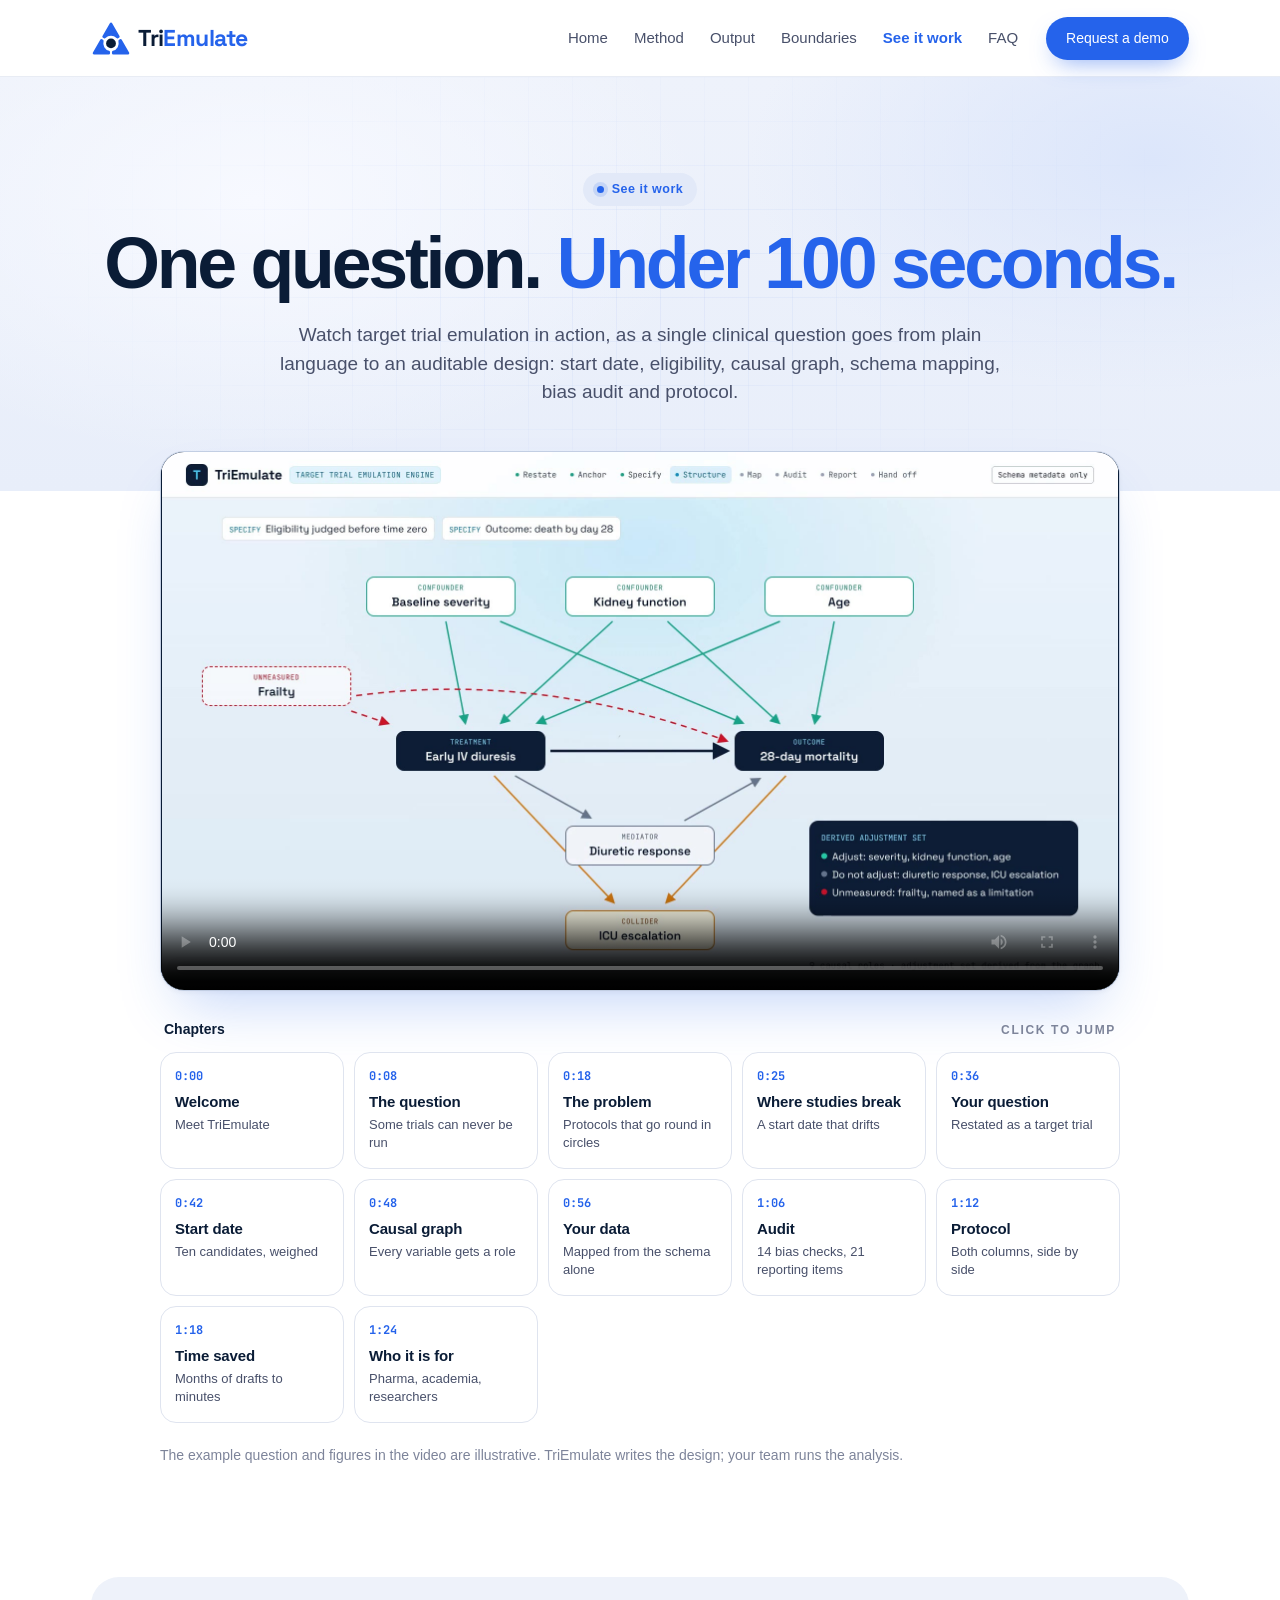
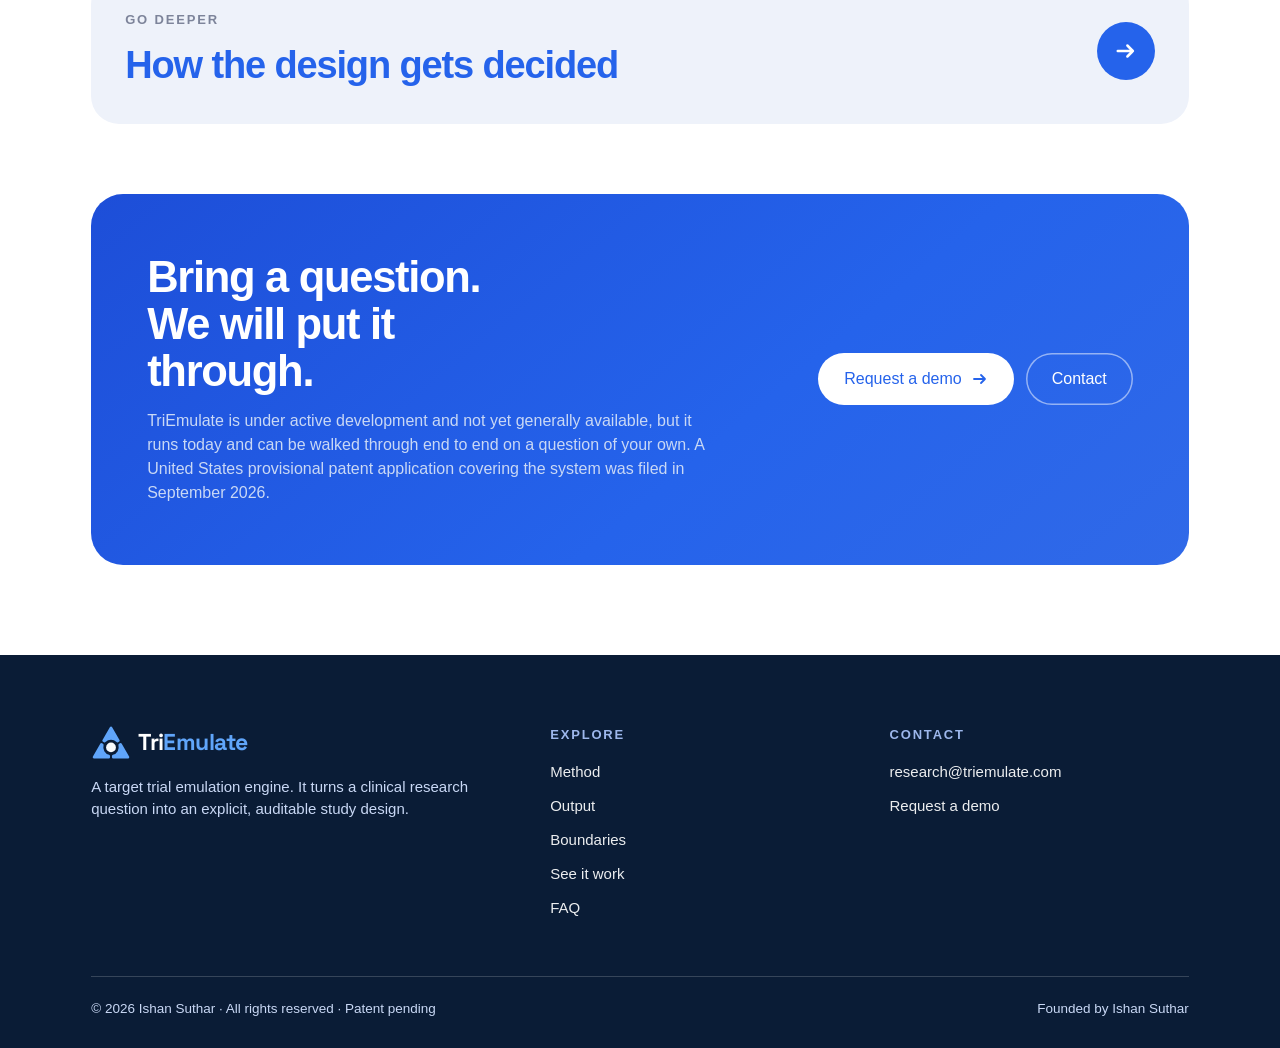
<file: watch.html>
<!DOCTYPE html>
<html lang="en">
<head>
<meta charset="utf-8">
<meta name="viewport" content="width=device-width, initial-scale=1">
<title>See It Work | TriEmulate</title>
<meta name="description" content="Watch TriEmulate take one clinical question from plain language to an auditable target trial design, in under 100 seconds.">
<link rel="canonical" href="https://www.triemulate.com/watch">
<meta property="og:url" content="https://www.triemulate.com/watch">
<meta property="og:image" content="https://www.triemulate.com/assets/og.png">
<meta property="og:video" content="https://www.triemulate.com/assets/video/triemulate-demo.mp4">
<meta property="og:video:type" content="video/mp4">
<meta name="twitter:card" content="summary_large_image">
<link rel="icon" href="/assets/favicon.svg" type="image/svg+xml">
<link rel="icon" href="/favicon.ico" sizes="any">
<link rel="apple-touch-icon" href="/assets/icons/apple-touch-icon.png">
<link rel="manifest" href="/site.webmanifest">
<meta name="theme-color" content="#0A1C36">
<meta property="og:type" content="website">
<meta property="og:site_name" content="TriEmulate">
<meta property="og:title" content="See It Work | TriEmulate">
<meta property="og:description" content="Watch TriEmulate take one clinical question from plain language to an auditable target trial design, in under 100 seconds.">
<link rel="preconnect" href="https://api.fontshare.com" crossorigin>
<link href="https://api.fontshare.com/v2/css?f[]=general-sans@400,500,600,700&display=swap" rel="stylesheet">
<link rel="preconnect" href="https://fonts.googleapis.com">
<link rel="preconnect" href="https://fonts.gstatic.com" crossorigin>
<link href="https://fonts.googleapis.com/css2?family=JetBrains+Mono:wght@400;700&family=Space+Grotesk:wght@700&display=swap" rel="stylesheet">
<link rel="stylesheet" href="assets/css/site.css?v=6">
<script type="application/ld+json">
{
 "@context": "https://schema.org",
 "@type": "VideoObject",
 "name": "TriEmulate: target trial emulation in under 100 seconds",
 "description": "Watch TriEmulate take one clinical question from plain language to an auditable target trial emulation design: start date, eligibility, causal graph, schema mapping, bias audit and protocol.",
 "thumbnailUrl": "https://www.triemulate.com/assets/video/triemulate-demo-poster.jpg",
 "uploadDate": "2026-10-17",
 "duration": "PT1M37S",
 "contentUrl": "https://www.triemulate.com/assets/video/triemulate-demo.mp4",
 "embedUrl": "https://www.triemulate.com/watch",
 "publisher": {
  "@type": "Organization",
  "name": "TriEmulate",
  "url": "https://www.triemulate.com/"
 }
}
</script>
</head>
<body>

<a class="skip" href="#video">Skip to content</a>

<header class="topnav"><div class="wrap">
  <a class="logo" href="index.html" aria-label="TriEmulate home">
    <svg class="mark" viewBox="0 0 105 93" aria-hidden="true"><g class="tri"><path class="p1" d="M72.02,41.30 L52.50,7.50 L32.98,41.30 L35.38,42.68 A24,24 0 0 1 69.62,42.68 Z"/><path class="p2" d="M26.98,51.70 L7.47,85.50 L46.50,85.50 L46.50,82.74 A24,24 0 0 1 29.38,53.08 Z"/><path class="p3" d="M58.50,85.50 L97.53,85.50 L78.02,51.70 L75.62,53.08 A24,24 0 0 1 58.50,82.74 Z"/></g><circle class="core" cx="52.5" cy="59.5" r="13"/></svg>
    <b class="wm">Tri<span>Emulate</span></b>
  </a>
  <nav class="navlinks" aria-label="Main">
    <a href="index.html">Home</a>
    <a href="method.html">Method</a>
    <a href="output.html">Output</a>
    <a href="boundaries.html">Boundaries</a>
    <a href="watch.html" class="on">See it work</a>
    <a href="index.html#faq">FAQ</a>
  </nav>
  <a class="btn sm" href="index.html#access">Request a demo</a>
</div></header>

<section class="phero"><div class="wrap">
  <span class="eyebrow"><i></i>See it work</span>
  <h1>One question. <span>Under 100 seconds.</span></h1>
  <p>Watch target trial emulation in action, as a single clinical question goes from plain language to an auditable design: start date, eligibility, causal graph, schema mapping, bias audit and protocol.</p>
</div></section>

<section class="vsec" id="video"><div class="wrap">
  <div class="vplayer">
    <video id="demo" controls playsinline preload="metadata" poster="assets/video/triemulate-demo-poster.jpg">
      <source src="assets/video/triemulate-demo.mp4" type="video/mp4">
      Your browser cannot play this video. <a href="assets/video/triemulate-demo.mp4">Download it instead</a>.
    </video>
  </div>
  <div class="chaps">
    <div class="chead"><span>Chapters</span><span class="note">Click to jump</span></div>
    <div class="clist" id="chaps">
      <button type="button" class="chap" data-t="0"><span class="ts mono">0:00</span><span class="cn">Welcome</span><span class="cd">Meet TriEmulate</span></button>
      <button type="button" class="chap" data-t="8"><span class="ts mono">0:08</span><span class="cn">The question</span><span class="cd">Some trials can never be run</span></button>
      <button type="button" class="chap" data-t="18"><span class="ts mono">0:18</span><span class="cn">The problem</span><span class="cd">Protocols that go round in circles</span></button>
      <button type="button" class="chap" data-t="25"><span class="ts mono">0:25</span><span class="cn">Where studies break</span><span class="cd">A start date that drifts</span></button>
      <button type="button" class="chap" data-t="36"><span class="ts mono">0:36</span><span class="cn">Your question</span><span class="cd">Restated as a target trial</span></button>
      <button type="button" class="chap" data-t="42"><span class="ts mono">0:42</span><span class="cn">Start date</span><span class="cd">Ten candidates, weighed</span></button>
      <button type="button" class="chap" data-t="48"><span class="ts mono">0:48</span><span class="cn">Causal graph</span><span class="cd">Every variable gets a role</span></button>
      <button type="button" class="chap" data-t="56"><span class="ts mono">0:56</span><span class="cn">Your data</span><span class="cd">Mapped from the schema alone</span></button>
      <button type="button" class="chap" data-t="66"><span class="ts mono">1:06</span><span class="cn">Audit</span><span class="cd">14 bias checks, 21 reporting items</span></button>
      <button type="button" class="chap" data-t="72"><span class="ts mono">1:12</span><span class="cn">Protocol</span><span class="cd">Both columns, side by side</span></button>
      <button type="button" class="chap" data-t="78"><span class="ts mono">1:18</span><span class="cn">Time saved</span><span class="cd">Months of drafts to minutes</span></button>
      <button type="button" class="chap" data-t="84"><span class="ts mono">1:24</span><span class="cn">Who it is for</span><span class="cd">Pharma, academia, researchers</span></button>
    </div>
  </div>
  <p class="foot-note vnote">The example question and figures in the video are illustrative. TriEmulate writes the design; your team runs the analysis.</p>
</div></section>

<div class="nextcard"><a href="method.html"><span><span class="nl">Go deeper</span><span class="nt">How the design gets decided</span></span><span class="arr"><svg viewBox="0 0 16 16" fill="none" aria-hidden="true"><path d="M2 8h11M9 4l4 4-4 4" stroke="currentColor" stroke-width="1.8" stroke-linecap="round" stroke-linejoin="round"/></svg></span></a></div>
<section class="ctaband" id="access"><div>
  <div>
    <h2>Bring a question. We will put it through.</h2>
    <p>TriEmulate is under active development and not yet generally available, but it runs today and can be walked through end to end on a question of your own. A United States provisional patent application covering the system was filed in September 2026.</p>
  </div>
  <div class="ctagroup">
    <a class="btn white" href="index.html#access">Request a demo <svg viewBox="0 0 16 16" fill="none" aria-hidden="true"><path d="M2 8h11M9 4l4 4-4 4" stroke="currentColor" stroke-width="1.8" stroke-linecap="round" stroke-linejoin="round"/></svg></a>
    <a class="btn line" href="mailto:research@triemulate.com?subject=TriEmulate%20enquiry">Contact</a>
  </div>
</div></section>

<footer class="foot"><div class="wrap">
  <div class="ftop">
    <div>
      <a class="logo" href="index.html"><svg class="mark" viewBox="0 0 105 93" aria-hidden="true"><g class="tri"><path class="p1" d="M72.02,41.30 L52.50,7.50 L32.98,41.30 L35.38,42.68 A24,24 0 0 1 69.62,42.68 Z"/><path class="p2" d="M26.98,51.70 L7.47,85.50 L46.50,85.50 L46.50,82.74 A24,24 0 0 1 29.38,53.08 Z"/><path class="p3" d="M58.50,85.50 L97.53,85.50 L78.02,51.70 L75.62,53.08 A24,24 0 0 1 58.50,82.74 Z"/></g><circle class="core" cx="52.5" cy="59.5" r="13"/></svg><b class="wm">Tri<span>Emulate</span></b></a>
      <p class="tag">A target trial emulation engine. It turns a clinical research question into an explicit, auditable study design.</p>
    </div>
    <div><h4>Explore</h4><ul><li><a href="method.html">Method</a></li><li><a href="output.html">Output</a></li><li><a href="boundaries.html">Boundaries</a></li><li><a href="watch.html">See it work</a></li><li><a href="index.html#faq">FAQ</a></li></ul></div>
    <div><h4>Contact</h4><ul><li><a href="mailto:research@triemulate.com">research@triemulate.com</a></li><li><a href="mailto:research@triemulate.com?subject=TriEmulate%20demo%20request">Request a demo</a></li></ul></div>
  </div>
  <div class="fbot"><span>&copy; 2026 Ishan Suthar &middot; All rights reserved &middot; Patent pending</span><span>Founded by Ishan Suthar</span></div>
</div></footer>
<script src="assets/js/site.js?v=6" defer></script>
</body>
</html>
</file>
<file: assets/css/site.css>
/* TriEmulate site styles, v5 (brand refresh: logo blue #2563EB, navy #0A1C36)
   Soft, rounded product language: radial-gradient hero, pill controls,
   white cards on pale ground, cobalt as the single brand color.
   Class names used by journey.js, flow.js, strands.js and cohort.js are kept. */

:root{
  --paper:#FFFFFF;
  --cream:#EEF2FA;          /* pale ground; also the 3D stage background (read by journey.js) */
  --mist:#E2E9F8;
  --ring:#D6E1F7;
  --jet:#0A1C36;          /* navy, matches the logo core */
  --navy:#0A1C36;
  --logo-blue:#2563EB;
  --logo-blue-on-dark:#60A5FA;
  --gray-d:#48506A;
  --gray-m:#7D849A;
  --rule:#DFE4EF;
  --cobalt:#2563EB;
  --cobalt-d:#1D4ED8;
  --sky:#60A5FA;
  --amber:#E58A1F;
  --amber-bg:#FDF1E2;
  --radius:22px;
  --radius-s:14px;
  --shadow:0 1px 2px rgba(20,26,42,.04),0 12px 32px -12px rgba(37,99,235,.18);
  --shadow-l:0 2px 4px rgba(20,26,42,.04),0 30px 60px -20px rgba(37,99,235,.28);
  --pad:clamp(20px,4vw,56px);
  --max:1200px;
}
*{box-sizing:border-box;margin:0;padding:0}
html{scroll-behavior:smooth;scroll-padding-top:96px}
body{background:var(--paper);color:var(--jet);font-family:"General Sans","Helvetica Neue",Arial,sans-serif;-webkit-font-smoothing:antialiased;line-height:1.5}
img,svg{display:block;max-width:100%}
a{color:inherit}
.mono{font-family:"JetBrains Mono",ui-monospace,monospace}
.skip{position:absolute;left:-9999px}
.skip:focus{left:var(--pad);top:12px;z-index:60;background:var(--jet);color:#fff;padding:10px 16px;border-radius:999px;font-size:13px;font-weight:600}
:focus-visible{outline:2px solid var(--cobalt);outline-offset:3px;border-radius:6px}
.wrap{max-width:var(--max);margin:0 auto;padding-left:var(--pad);padding-right:var(--pad)}

/* ---------- nav ---------- */
.topnav{position:sticky;top:0;z-index:30;background:rgba(255,255,255,.82);backdrop-filter:saturate(1.4) blur(14px);-webkit-backdrop-filter:saturate(1.4) blur(14px);border-bottom:1px solid rgba(223,228,239,.7)}
.topnav .wrap{display:flex;align-items:center;gap:28px;height:76px}
.logo{display:flex;align-items:center;gap:7px;font-weight:700;font-size:23px;letter-spacing:-.02em;text-decoration:none;color:var(--jet)}
.logo .wm{font-weight:700;font-family:"Space Grotesk","General Sans",sans-serif;letter-spacing:-.025em}
.logo span{color:var(--cobalt)}
.logo svg{width:40px;height:35px;flex:none;overflow:visible}
.navlinks{display:flex;gap:26px;margin-left:auto}
.navlinks a{font-size:15px;font-weight:500;text-decoration:none;color:var(--gray-d);transition:color .2s}
.navlinks a:hover,.navlinks a.on{color:var(--cobalt)}
.navlinks a.on{font-weight:600}

/* ---------- buttons ---------- */
.btn{display:inline-flex;align-items:center;gap:10px;padding:14px 26px;border-radius:999px;font:600 15px/1 inherit;font-family:inherit;text-decoration:none;border:0;cursor:pointer;background:var(--cobalt);color:#fff;transition:background-color .2s,transform .2s,box-shadow .2s;box-shadow:0 10px 24px -10px rgba(37,99,235,.6)}
.btn:hover{background:var(--cobalt-d);transform:translateY(-1px)}
.btn svg{width:16px;height:16px;transition:transform .2s}
.btn:hover svg{transform:translateX(3px)}
.btn.ghost{background:rgba(255,255,255,.7);color:var(--jet);box-shadow:inset 0 0 0 1.5px var(--ring)}
.btn.ghost:hover{background:#fff;box-shadow:inset 0 0 0 1.5px var(--cobalt)}
.btn.dark{background:var(--jet);box-shadow:none}
.btn.dark:hover{background:var(--cobalt)}
.btn.white{background:#fff;color:var(--cobalt);box-shadow:none}
.btn.white:hover{background:var(--mist)}
.btn.sm{padding:11px 20px;font-size:14px}
.btn:disabled{background:var(--rule);color:var(--gray-m);cursor:default;box-shadow:none;transform:none}
.tlink{font-size:15px;font-weight:600;color:var(--cobalt);text-decoration:underline;text-underline-offset:5px}

/* ---------- shared type ---------- */
.eyebrow{display:inline-flex;align-items:center;gap:8px;padding:7px 14px;border-radius:999px;background:var(--mist);color:var(--cobalt);font-size:12.5px;font-weight:600;letter-spacing:.04em}
.eyebrow i{width:7px;height:7px;border-radius:50%;background:var(--cobalt);box-shadow:0 0 0 4px rgba(37,99,235,.15);animation:pulse 2.4s ease-in-out infinite}
@keyframes pulse{50%{box-shadow:0 0 0 7px rgba(37,99,235,0)}}
.sec{padding:110px 0}
.sec.soft{background:var(--cream)}
.sechead{text-align:center;max-width:760px;margin:0 auto 60px}
.sechead h2,.h2{font-size:clamp(32px,4.2vw,52px);font-weight:600;line-height:1.08;letter-spacing:-.03em;color:var(--cobalt)}
.sechead h2 em,.h2 em{font-style:normal;color:var(--jet)}
.sechead p{margin-top:18px;font-size:18px;color:var(--gray-d)}
.sechead .eyebrow{margin-bottom:20px}

/* ================= HERO ================= */
.hero{position:relative;z-index:5;overflow:hidden;background:
  radial-gradient(60% 80% at 24% 40%,#F7F9FF 0%,rgba(247,249,255,0) 70%),
  radial-gradient(55% 70% at 85% 30%,#DCE6FB 0%,rgba(220,230,251,0) 70%),
  linear-gradient(180deg,#EEF2FB 0%,#E6ECF9 100%)}
.hero::before{content:"";position:absolute;inset:0;background-image:linear-gradient(rgba(37,99,235,.06) 1px,transparent 1px),linear-gradient(90deg,rgba(37,99,235,.06) 1px,transparent 1px);background-size:44px 44px;-webkit-mask-image:radial-gradient(70% 70% at 70% 45%,#000 0%,transparent 75%);mask-image:radial-gradient(70% 70% at 70% 45%,#000 0%,transparent 75%);pointer-events:none}
.hero .wrap{position:relative;display:grid;grid-template-columns:minmax(0,1fr) minmax(0,1.05fr);gap:48px;align-items:center;min-height:calc(100vh - 76px);padding-top:56px;padding-bottom:72px}
.hero h1{font-size:clamp(46px,6.2vw,86px);font-weight:600;line-height:.98;letter-spacing:-.045em;margin-top:26px}
.hero h1 span{display:block;color:var(--cobalt)}
.hero h1 span::after{content:"";display:block;width:2.1em;height:.12em;margin-top:.12em;border-radius:99px;background:linear-gradient(90deg,var(--cobalt),var(--sky));transform-origin:left;animation:underline 1.1s cubic-bezier(.2,.7,.2,1) .9s both}
@keyframes underline{from{transform:scaleX(0)}}
.hero .sub{margin-top:26px;font-size:19px;line-height:1.55;color:var(--gray-d);max-width:33em}
.hero .cta{display:flex;flex-wrap:wrap;gap:14px;margin-top:34px}
.hero .trust{margin-top:30px;display:flex;align-items:center;gap:12px;font-size:14px;color:var(--gray-m)}
.hero .trust .avs{display:flex}
.hero .trust .avs b{width:30px;height:30px;border-radius:50%;display:grid;place-items:center;font:700 11px/1 "JetBrains Mono",monospace;color:#fff;border:2px solid #EDF1FB;margin-left:-8px}
.hero .trust .avs b:first-child{margin-left:0;background:var(--cobalt)}
.hero .trust .avs b:nth-child(2){background:var(--sky)}
.hero .trust .avs b:nth-child(3){background:var(--jet)}

/* hero visual */
.hv{position:relative;height:660px}
.pcard{position:absolute;left:50%;top:50%;width:min(470px,92%);transform:translate(-50%,-50%) rotate(-1.2deg);background:#fff;border-radius:24px;box-shadow:var(--shadow-l);padding:20px 22px 18px;border:1px solid rgba(214,225,247,.9)}
.pc-top{display:flex;align-items:center;gap:10px;font-size:11.5px;color:var(--gray-m)}
.pc-top .dots{display:flex;gap:5px}
.pc-top .dots i{width:9px;height:9px;border-radius:50%;background:var(--rule)}
.pc-top .tag{margin-left:auto;padding:4px 10px;border-radius:99px;background:var(--mist);color:var(--cobalt);font-weight:600;font-size:11px}
.pc-q{margin-top:14px;font-size:15px;font-weight:600;line-height:1.38;letter-spacing:-.01em}
.pc-tl{margin:16px 0 4px;padding:14px 14px 12px;border-radius:14px;background:var(--cream)}
.pc-tl svg{width:100%;height:auto}
.pc-rows{margin-top:12px;border-top:1px solid var(--rule)}
.pc-row{display:grid;grid-template-columns:22px 1fr 1.25fr 16px;gap:10px;align-items:center;padding:9px 0;border-bottom:1px solid var(--rule);font-size:12.5px}
.pc-row .ix{font:700 11px/1 "JetBrains Mono",monospace;color:var(--gray-m)}
.pc-row .k{font-weight:600}
.pc-row .v{color:var(--gray-d)}
.pc-row .st{width:10px;height:10px;border-radius:50%;background:var(--cobalt)}
.pc-row .st.open{background:transparent;box-shadow:inset 0 0 0 2px var(--amber)}
.pc-foot{display:flex;justify-content:space-between;margin-top:12px;font-size:11.5px;color:var(--gray-m)}
.pc-foot b{color:var(--cobalt);font-weight:600}

.chip{position:absolute;display:inline-flex;align-items:center;gap:8px;padding:9px 15px 9px 10px;border-radius:999px;background:rgba(255,255,255,.92);box-shadow:var(--shadow);border:1px solid rgba(214,225,247,.9);font-size:13px;font-weight:500;white-space:nowrap;animation:float 7s ease-in-out infinite}
.chip .ic{width:24px;height:24px;border-radius:50%;display:grid;place-items:center;background:var(--mist);color:var(--cobalt);flex:none}
.chip .ic svg{width:13px;height:13px}
.chip.warn .ic{background:var(--amber-bg);color:var(--amber)}
.chip b{font-weight:600;color:var(--cobalt)}
.chip.warn b{color:var(--amber)}
.c1{left:0;top:1%;animation-delay:-1s}
.c3{left:47%;top:5%;animation-delay:-5s}
.c2{right:0;top:0;animation-delay:-3s}
.c4{right:-9%;top:73%;animation-delay:-2s}
.c5{left:2%;bottom:1%;animation-delay:-4s}
.c6{right:2%;bottom:3%;animation-delay:-6s}
@keyframes float{0%,100%{transform:translateY(0)}50%{transform:translateY(-10px)}}
.dagmini{position:absolute;right:4%;top:20%;width:150px;padding:10px;border-radius:16px;background:#fff;box-shadow:var(--shadow);border:1px solid rgba(214,225,247,.9);animation:float 8s ease-in-out infinite;animation-delay:-2.5s;display:none}

/* hero entrance (html.jin is set before first paint; site.js adds .jgo) */
.jin .rv{opacity:0;transform:translateY(14px);animation:rvfail 0s linear 2.5s forwards}
@keyframes rvfail{to{opacity:1;transform:none}}
.jin.jgo .rv{animation:none;opacity:1;transform:none;transition:opacity .7s ease,transform .7s cubic-bezier(.2,.7,.2,1)}
.jin.jgo .rv.d1{transition-delay:.08s}.jin.jgo .rv.d2{transition-delay:.2s}.jin.jgo .rv.d3{transition-delay:.34s}.jin.jgo .rv.d4{transition-delay:.48s}.jin.jgo .rv.d5{transition-delay:.62s}

/* ================= 3D JOURNEY (kept) ================= */
#jcanvas{position:fixed;inset:0;width:100%;height:100%;display:block;z-index:0}
.jhead{position:relative;z-index:2;min-height:78vh;display:flex;align-items:center;pointer-events:none}
.jhead .wrap{width:100%}
.jhead .box{max-width:500px}
.jhead h2{font-size:clamp(34px,4.4vw,56px);font-weight:600;line-height:1.05;letter-spacing:-.035em;margin-top:20px}
.jhead h2 span{color:var(--cobalt)}
.jhead p{margin-top:18px;font-size:18px;color:var(--gray-d);max-width:30em}
.jcue{margin-top:30px;font-size:14px;font-weight:500;color:var(--gray-m);display:flex;align-items:center;gap:12px}
.jcue i{display:inline-block;width:22px;height:36px;border-radius:12px;box-shadow:inset 0 0 0 1.5px var(--gray-m);position:relative}
.jcue i::after{content:"";position:absolute;left:50%;top:7px;width:3px;height:7px;margin-left:-1.5px;border-radius:2px;background:var(--cobalt);animation:wheel 1.6s ease-in-out infinite}
@keyframes wheel{60%{transform:translateY(10px);opacity:0}100%{opacity:0}}
.journey{height:900vh;position:relative;z-index:1}

.jpanel{position:fixed;z-index:15;left:var(--pad);bottom:calc(var(--pad) + env(safe-area-inset-bottom,0px));width:min(430px,calc(100vw - 2*var(--pad) - 44px));background:rgba(255,255,255,.86);backdrop-filter:blur(12px);-webkit-backdrop-filter:blur(12px);border:1px solid rgba(214,225,247,.9);border-radius:var(--radius);box-shadow:var(--shadow-l);padding:20px 22px 22px;opacity:0;transform:translateY(10px);transition:opacity .3s,transform .3s;pointer-events:none}
.jpanel.on{opacity:1;transform:none}
.jphead{display:flex;align-items:baseline;gap:12px;padding-bottom:12px;border-bottom:1px solid var(--rule)}
.jpix{font:700 12px/1 "JetBrains Mono",monospace;color:var(--cobalt);background:var(--mist);padding:6px 10px;border-radius:99px}
.jpname{font-size:clamp(24px,2.8vw,34px);font-weight:600;letter-spacing:-.03em;line-height:1}
.jptext{margin-top:12px;font-size:15px;line-height:1.5;color:var(--gray-d);min-height:4.5em}
.jpdec{margin-top:12px;font-size:13.5px;line-height:1.45}
.jpdec b{font-weight:600;color:var(--cobalt)}

.jrail{position:fixed;z-index:15;right:var(--pad);top:55%;transform:translateY(-50%);display:flex;flex-direction:column;gap:14px;opacity:0;transition:opacity .3s;pointer-events:none}
.jrail.on{opacity:1;pointer-events:auto}
.jrail button{all:unset;cursor:pointer;display:flex;align-items:center;gap:10px;justify-content:flex-end;font-size:12.5px;font-weight:500;color:var(--gray-m)}
.jrail button span{opacity:0;transition:opacity .25s;background:rgba(255,255,255,.9);padding:3px 9px;border-radius:99px}
.jrail button:hover span,.jrail button:focus-visible span,.jrail button.cur span{opacity:1}
.jrail button i{display:block;width:10px;height:10px;border-radius:50%;box-shadow:inset 0 0 0 1.5px var(--gray-m);transition:all .25s}
.jrail button.done i{background:var(--gray-m)}
.jrail button.cur i{background:var(--cobalt);box-shadow:0 0 0 4px rgba(37,99,235,.18);width:12px;height:12px}
.jrail button.cur{color:var(--jet)}

.jsolid{position:relative;z-index:3;background:var(--paper)}
.jfallback{display:none;position:relative;z-index:3;background:var(--cream);padding:90px 0}
.jfallback ol{list-style:none;display:grid;grid-template-columns:repeat(2,1fr);gap:16px}
.jfallback li{display:grid;grid-template-columns:44px 1fr;gap:12px;padding:20px;border-radius:var(--radius-s);background:#fff;box-shadow:var(--shadow)}
.jfallback .n{font:700 12px/1 "JetBrains Mono",monospace;color:var(--cobalt);padding-top:6px}
.jfallback h3{font-size:19px;font-weight:600;letter-spacing:-.02em}
.jfallback p{font-size:15px;color:var(--gray-d);margin-top:4px}
.jstatic #jcanvas,.jstatic .journey,.jstatic .jpanel,.jstatic .jrail,.jstatic .jhead{display:none}
.jstatic .jfallback{display:block}

/* ================= HOME SECTIONS ================= */
/* provenance band */
.prov{padding:90px 0 40px;text-align:center}
.prov .h2{max-width:14ch;margin:18px auto 0}
.prov p{margin:18px auto 0;max-width:40em;font-size:18px;color:var(--gray-d)}

/* choose your path */
.paths{display:grid;grid-template-columns:1fr 1fr;gap:26px}
.path{position:relative;display:flex;flex-direction:column;padding:38px 36px 34px;border-radius:28px;background:var(--cream);overflow:hidden;transition:transform .25s,box-shadow .25s}
.path:hover{transform:translateY(-4px);box-shadow:var(--shadow-l)}
.path.alt{background:var(--jet);color:#fff}
.path .pi{width:56px;height:56px;border-radius:16px;display:grid;place-items:center;background:#fff;color:var(--cobalt);box-shadow:var(--shadow)}
.path.alt .pi{background:var(--cobalt);color:#fff;box-shadow:none}
.path .pi svg{width:26px;height:26px}
.path h3{margin-top:26px;font-size:28px;font-weight:600;letter-spacing:-.025em;color:var(--cobalt)}
.path.alt h3{color:#fff}
.path > p{margin-top:10px;font-size:16px;color:var(--gray-d);max-width:30em}
.path.alt > p{color:#B9C2D6}
.path ul{list-style:none;margin:26px 0 30px;display:grid;gap:13px}
.path li{display:grid;grid-template-columns:22px 1fr;gap:12px;font-size:15.5px;line-height:1.45}
.path li svg{width:18px;height:18px;color:var(--cobalt);margin-top:2px}
.path.alt li svg{color:var(--sky)}
.path .btn{margin-top:auto;align-self:flex-start}
.path::after{content:"";position:absolute;right:-70px;top:-70px;width:220px;height:220px;border-radius:50%;background:radial-gradient(closest-side,rgba(96,165,250,.22),transparent);pointer-events:none}

/* why cards */
.why{display:grid;grid-template-columns:repeat(3,1fr);gap:26px}
.wcard{padding:34px 30px 32px;border-radius:var(--radius);background:#fff;border:1px solid var(--rule);text-align:center;transition:box-shadow .25s,transform .25s}
.wcard:hover{box-shadow:var(--shadow-l);transform:translateY(-3px)}
.wart{width:150px;height:120px;margin:0 auto 22px}
.wcard h3{font-size:22px;font-weight:600;letter-spacing:-.02em;color:var(--cobalt)}
.wcard p{margin-top:12px;font-size:15.5px;color:var(--gray-d)}

/* steps */
.steps{position:relative;display:grid;gap:90px}
.steps::before{content:"";position:absolute;left:50%;top:30px;bottom:30px;width:2px;margin-left:-1px;background:repeating-linear-gradient(180deg,var(--ring) 0 8px,transparent 8px 16px)}
.step{position:relative;display:grid;grid-template-columns:1fr 1fr;gap:120px;align-items:center}
.step .num{position:absolute;left:50%;top:50%;transform:translate(-50%,-50%);width:64px;height:64px;border-radius:50%;display:grid;place-items:center;background:var(--cobalt);color:#fff;font-size:22px;font-weight:600;box-shadow:0 0 0 10px var(--mist),0 0 0 11px var(--ring);z-index:2}
.step .txt .lab{font:700 12px/1 "JetBrains Mono",monospace;letter-spacing:.14em;color:var(--gray-m)}
.step .txt h3{margin-top:12px;font-size:clamp(26px,2.6vw,34px);font-weight:600;letter-spacing:-.03em;line-height:1.12}
.step .txt p{margin-top:14px;font-size:17px;color:var(--gray-d)}
.step.flip .txt{order:2}
.mock{padding:22px;border-radius:var(--radius);background:#fff;box-shadow:var(--shadow-l);border:1px solid rgba(214,225,247,.9)}
.mock .ml{font:700 10.5px/1 "JetBrains Mono",monospace;letter-spacing:.14em;color:var(--gray-m);text-transform:uppercase}
.mock .inp{margin-top:10px;padding:14px 16px;border-radius:14px;background:var(--cream);font-size:15px;line-height:1.45}
.mock .inp .cur{display:inline-block;width:2px;height:1.05em;background:var(--cobalt);vertical-align:-2px;margin-left:2px;animation:blink 1s steps(1) infinite}
@keyframes blink{50%{opacity:0}}
.mock .pills{display:flex;flex-wrap:wrap;gap:8px;margin-top:14px}
.mock .pills span{padding:8px 12px;border-radius:99px;background:var(--mist);color:var(--cobalt);font-size:13px;font-weight:500}
.mock .pills span b{font-weight:700}
.mock .tz{display:grid;gap:8px;margin-top:12px}
.mock .tz div{display:grid;grid-template-columns:1fr auto;align-items:center;padding:11px 14px;border-radius:12px;background:var(--cream);font-size:14px}
.mock .tz em{font:700 10.5px/1 "JetBrains Mono",monospace;letter-spacing:.08em;font-style:normal;padding:5px 9px;border-radius:99px}
.v-p{background:var(--cobalt);color:#fff}
.v-a{background:#fff;color:var(--jet);box-shadow:inset 0 0 0 1px var(--rule)}
.v-c{background:var(--amber-bg);color:var(--amber)}
.v-x{background:transparent;color:var(--gray-m);text-decoration:line-through}
.mock .ck{display:grid;grid-template-columns:repeat(7,1fr);gap:6px;margin-top:12px}
.mock .ck i{aspect-ratio:1;border-radius:7px;box-shadow:inset 0 0 0 1.5px var(--ring)}
.mock .ck i.e{background:var(--cobalt);box-shadow:none}
.mock .ck i.p{background:repeating-linear-gradient(135deg,transparent 0 4px,rgba(125,132,154,.3) 4px 5px)}
.mock .lg{display:flex;gap:16px;flex-wrap:wrap;margin-top:14px;font-size:12.5px;color:var(--gray-d)}
.mock .lg span{display:flex;align-items:center;gap:7px}
.mock .lg i{width:12px;height:12px;border-radius:4px;box-shadow:inset 0 0 0 1.5px var(--ring)}
.mock .lg i.e{background:var(--cobalt);box-shadow:none}
.mock .lg i.p{background:repeating-linear-gradient(135deg,transparent 0 3px,rgba(125,132,154,.4) 3px 4px)}

/* product band */
.band{border-radius:32px;background:linear-gradient(160deg,#1D4ED8 0%,#2563EB 55%,#3069E8 100%);color:#fff;padding:70px 60px 0;overflow:hidden;position:relative}
.band::before{content:"";position:absolute;inset:0;background-image:radial-gradient(rgba(255,255,255,.12) 1px,transparent 1px);background-size:22px 22px;-webkit-mask-image:linear-gradient(180deg,#000,transparent 70%);mask-image:linear-gradient(180deg,#000,transparent 70%)}
.band .bh{position:relative;text-align:center;max-width:720px;margin:0 auto}
.band .bh h2{font-size:clamp(30px,3.8vw,48px);font-weight:600;letter-spacing:-.03em;line-height:1.1}
.band .bh p{margin-top:16px;font-size:18px;color:#C9D8F5}
.browser{position:relative;margin:50px auto 0;max-width:960px;background:#fff;color:var(--jet);border-radius:20px 20px 0 0;box-shadow:0 -10px 60px -10px rgba(0,0,0,.35)}
.browser .bar{display:flex;align-items:center;gap:8px;padding:14px 18px;border-bottom:1px solid var(--rule)}
.browser .bar i{width:11px;height:11px;border-radius:50%;background:var(--rule)}
.browser .bar .url{margin-left:14px;padding:6px 14px;border-radius:99px;background:var(--cream);font-size:12px;color:var(--gray-m)}
.browser .bar .tabs{margin-left:auto;display:flex;gap:6px}
.browser .bar .tabs span{padding:6px 12px;border-radius:99px;font-size:12px;font-weight:500;color:var(--gray-d)}
.browser .bar .tabs span.on{background:var(--mist);color:var(--cobalt);font-weight:600}
.browser .tbl{padding:8px 22px 26px;overflow-x:auto}
.browser .tr{display:grid;grid-template-columns:30px minmax(150px,.8fr) minmax(220px,1.4fr);gap:16px;padding:12px 0;border-bottom:1px solid var(--rule);font-size:14px;min-width:560px}
.browser .tr.h{font:700 10.5px/1.3 "JetBrains Mono",monospace;letter-spacing:.12em;text-transform:uppercase;color:var(--gray-m);padding-top:16px}
.browser .tr .ix{font:700 12px/1.4 "JetBrains Mono",monospace;color:var(--cobalt)}
.browser .tr .k{font-weight:600}
.browser .tr .v{color:var(--gray-d)}

/* numbers */
.nums{display:grid;grid-template-columns:repeat(5,1fr);gap:18px;margin-top:70px}
.num-t{padding:26px 22px;border-radius:var(--radius);background:var(--cream);text-align:left}
.num-t .v{font-size:clamp(40px,4.4vw,60px);font-weight:600;letter-spacing:-.045em;line-height:1;color:var(--cobalt)}
.num-t .k{margin-top:10px;font-size:14.5px;color:var(--gray-d)}

/* founder */
.founder-h{font-size:clamp(40px,5.6vw,76px);font-weight:600;line-height:1;letter-spacing:-.04em;color:#B8BFD0}
.founder-h em{display:block;color:var(--cobalt);font-style:italic}
.founder-lede{margin-top:20px;max-width:40em;font-size:18px;color:var(--gray-d)}
.fgrid{display:grid;grid-template-columns:1fr 1.1fr;gap:60px;margin-top:54px;align-items:center}
.fpic{position:relative;aspect-ratio:5/4;border-radius:28px;overflow:hidden;background:radial-gradient(70% 80% at 30% 30%,#3069E8 0%,#2563EB 50%,#0A1C36 100%);display:flex;align-items:flex-end;padding:30px;color:#fff}
.fpic .mono-mark{position:absolute;right:26px;top:22px;font-size:120px;font-weight:600;letter-spacing:-.06em;line-height:1;color:rgba(255,255,255,.12)}
.fpic .who b{display:block;font-size:24px;font-weight:600;letter-spacing:-.02em}
.fpic .who span{display:block;margin-top:6px;font-size:14px;color:#C9D8F5}
.fpic .creds{position:absolute;left:30px;top:28px;display:flex;flex-wrap:wrap;gap:8px}
.fpic .creds span{padding:6px 12px;border-radius:99px;background:rgba(255,255,255,.14);font-size:12.5px;font-weight:500;backdrop-filter:blur(4px)}
.fquote svg{width:46px;height:36px;color:var(--cobalt)}
.fquote blockquote{margin-top:18px;font-size:clamp(19px,1.8vw,23px);line-height:1.5;letter-spacing:-.01em;font-style:italic;color:var(--jet)}
.fquote .nm{margin-top:24px;font-weight:600;font-size:17px;color:#1E3A8A}
.fquote .rl{font-size:14px;color:var(--gray-m)}
.fcols{display:grid;grid-template-columns:1fr 1fr;gap:60px;margin-top:70px}
.fcols h3{position:relative;padding-top:22px;font-size:24px;font-weight:600;letter-spacing:-.02em;color:var(--cobalt)}
.fcols h3::before{content:"";position:absolute;left:0;top:0;width:40px;height:4px;border-radius:99px;background:var(--cobalt)}
.fcols p{margin-top:14px;font-size:16.5px;color:var(--gray-d)}

/* faq */
.faq{max-width:860px;margin:0 auto}
.faq details{border-bottom:1px solid var(--rule)}
.faq summary{list-style:none;cursor:pointer;display:flex;justify-content:space-between;align-items:center;gap:24px;padding:24px 4px;font-size:clamp(18px,1.7vw,21px);font-weight:500;letter-spacing:-.01em}
.faq summary::-webkit-details-marker{display:none}
.faq summary i{position:relative;flex:none;width:34px;height:34px;border-radius:50%;background:var(--cream);transition:background .2s,transform .3s}
.faq summary i::before,.faq summary i::after{content:"";position:absolute;left:50%;top:50%;width:12px;height:2px;margin:-1px 0 0 -6px;border-radius:2px;background:var(--cobalt);transition:transform .3s}
.faq summary i::after{transform:rotate(90deg)}
.faq details[open] summary{color:var(--cobalt)}
.faq details[open] summary i{background:var(--cobalt);transform:rotate(180deg)}
.faq details[open] summary i::before,.faq details[open] summary i::after{background:#fff}
.faq details[open] summary i::after{transform:rotate(0)}
.faq .ans{padding:0 60px 26px 4px;font-size:16.5px;color:var(--gray-d)}

/* demo / access */
.demo{display:grid;grid-template-columns:1fr 1fr;gap:60px;align-items:center}
.demo .h2{max-width:13ch}
.demo .lede2{margin-top:18px;font-size:18px;color:var(--gray-d);max-width:30em}
.demo ul{list-style:none;margin-top:26px;display:grid;gap:12px}
.demo li{display:flex;gap:12px;align-items:flex-start;font-size:16px}
.demo li svg{width:22px;height:22px;flex:none;color:#fff;background:var(--cobalt);border-radius:50%;padding:4px}
.demo .patent{margin-top:26px;font-size:14px;color:var(--gray-m);max-width:34em}
.form{padding:34px;border-radius:28px;background:#fff;box-shadow:var(--shadow-l);border:1px solid rgba(214,225,247,.9)}
.form h3{font-size:22px;font-weight:600;letter-spacing:-.02em}
.form .fld{margin-top:18px}
.form label{display:block;font-size:14px;font-weight:600;margin-bottom:8px}
.form label em{color:var(--cobalt);font-style:normal}
.form input,.form textarea{width:100%;padding:14px 18px;border-radius:999px;border:1.5px solid var(--rule);background:var(--paper);font:inherit;font-size:15px;color:var(--jet);transition:border-color .2s,box-shadow .2s}
.form textarea{border-radius:18px;min-height:110px;resize:vertical}
.form input:focus,.form textarea:focus{outline:none;border-color:var(--cobalt);box-shadow:0 0 0 4px rgba(37,99,235,.12)}
.form .row2{display:grid;grid-template-columns:1fr 1fr;gap:14px}
.form .btn{width:100%;justify-content:center;margin-top:22px}
.form .fine{margin-top:12px;font-size:12.5px;color:var(--gray-m);text-align:center}

/* ================= INNER PAGES ================= */
.phero{position:relative;overflow:hidden;background:
  radial-gradient(50% 90% at 20% 30%,#F7F9FF 0%,rgba(247,249,255,0) 70%),
  radial-gradient(45% 80% at 90% 20%,#DCE6FB 0%,rgba(220,230,251,0) 70%),
  linear-gradient(180deg,#EEF2FB,#E8EEFA);padding:96px 0 84px;text-align:center}
.phero::before{content:"";position:absolute;inset:0;background-image:linear-gradient(rgba(37,99,235,.06) 1px,transparent 1px),linear-gradient(90deg,rgba(37,99,235,.06) 1px,transparent 1px);background-size:44px 44px;-webkit-mask-image:radial-gradient(60% 80% at 50% 50%,#000,transparent 80%);mask-image:radial-gradient(60% 80% at 50% 50%,#000,transparent 80%)}
.phero .wrap{position:relative}
.phero h1{margin-top:22px;font-size:clamp(42px,5.6vw,76px);font-weight:600;line-height:1;letter-spacing:-.045em}
.phero h1 span{color:var(--cobalt)}
.phero p{margin:22px auto 0;max-width:40em;font-size:19px;color:var(--gray-d)}
.phero .jumps{display:flex;flex-wrap:wrap;justify-content:center;gap:10px;margin-top:32px}
.phero .jumps a{padding:10px 18px;border-radius:99px;background:rgba(255,255,255,.8);box-shadow:inset 0 0 0 1px var(--ring);font-size:14px;font-weight:500;text-decoration:none;color:var(--jet);transition:all .2s}
.phero .jumps a:hover{background:var(--cobalt);color:#fff;box-shadow:none}

/* inner sections keep their .grid/.side/.main markup; restyled as a centered column */
section > .grid{max-width:var(--max);margin:0 auto;padding:100px var(--pad)}
section:nth-of-type(even) > .grid{position:relative}
.isec{border-bottom:1px solid var(--rule)}
.isec.soft{background:var(--cream);border-bottom:0}
.side{margin-bottom:22px}
.slabel{display:inline-flex;align-items:center;gap:8px;padding:7px 14px;border-radius:999px;background:var(--mist);color:var(--cobalt);font-size:12.5px;font-weight:600;letter-spacing:.04em}
.isec.soft .slabel{background:#fff}
.slabel::before{content:"";width:7px;height:7px;border-radius:50%;background:var(--cobalt)}
.stack{font-size:clamp(34px,4.6vw,60px);font-weight:600;line-height:1.04;letter-spacing:-.035em}
.stack span{display:block}
.stack .blue{color:var(--cobalt);display:inline}
.stack .blueline{color:var(--cobalt);display:block}
.lede{margin-top:24px;max-width:46em;font-size:18px;line-height:1.6;color:var(--gray-d)}
.foot-note{margin-top:18px;font-size:14px;line-height:1.55;color:var(--gray-m);max-width:52em}

.panel,.dag,.ptable,.mtable,.flow{margin-top:48px;border-radius:var(--radius);background:#fff;border:1px solid var(--rule);box-shadow:var(--shadow);overflow:hidden}
.panelbar{display:flex;justify-content:space-between;align-items:baseline;gap:20px;padding:16px 22px;border-bottom:1px solid var(--rule);flex-wrap:wrap}
.panelbar .lab,.note{font-size:12px;font-weight:600;text-transform:uppercase;letter-spacing:.14em;color:var(--gray-m)}
.readnum{font:700 28px/1 "JetBrains Mono",monospace;letter-spacing:-.03em;color:var(--jet);transition:color .3s}
.readnum.closed{color:var(--cobalt)}
#stage,#cohort{display:block;width:100%}
#stage{height:clamp(300px,44vh,440px)}
#cohort{height:clamp(200px,26vh,260px)}
.panelacts{display:flex;gap:12px;align-items:center;flex-wrap:wrap;padding:16px 22px;border-top:1px solid var(--rule);background:var(--cream)}

.cohortwrap{display:grid;grid-template-columns:minmax(0,260px) minmax(0,1fr)}
.crits{border-right:1px solid var(--rule)}
.crit{display:flex;justify-content:space-between;gap:12px;padding:14px 20px;border-bottom:1px solid var(--rule);opacity:.4;transition:opacity .3s}
.crit:last-child{border-bottom:0}
.crit.on{opacity:1}
.crit .k{font-size:14px}
.crit .d{font:700 12px/1.5 "JetBrains Mono",monospace;color:var(--cobalt)}
.counts{display:grid;grid-template-columns:repeat(3,1fr);border-top:1px solid var(--rule)}
.co{padding:18px 20px;border-right:1px solid var(--rule)}
.co:last-child{border-right:0}
.co .lab{font-size:11px;font-weight:600;text-transform:uppercase;letter-spacing:.14em;color:var(--gray-m)}
.co .v{font:700 clamp(20px,2.4vw,30px)/1.1 "JetBrains Mono",monospace;letter-spacing:-.03em;margin-top:6px}
.co.hit .v{color:var(--cobalt)}

.flow{display:grid;grid-template-columns:minmax(0,290px) minmax(0,1fr)}
.rail{border-right:1px solid var(--rule);background:var(--cream);padding:10px}
.stg{display:flex;align-items:center;gap:14px;width:100%;text-align:left;background:none;border:0;border-radius:12px;padding:13px 14px;cursor:pointer;font-family:inherit;color:var(--jet);transition:background-color .2s,color .2s}
.stg .sn{font:700 11px/1 "JetBrains Mono",monospace;color:var(--gray-m)}
.stg .st{font-size:16px;font-weight:500;letter-spacing:-.01em}
.stg:hover{background:#fff}
.stg.on{background:var(--cobalt);color:#fff;box-shadow:0 8px 20px -10px rgba(37,99,235,.7)}
.stg.on .sn{color:rgba(255,255,255,.75)}
.stg.done .sn{color:var(--cobalt)}
.detail{padding:28px 28px 24px;display:flex;flex-direction:column}
.dhead{display:flex;align-items:baseline;gap:14px;padding-bottom:16px;border-bottom:1px solid var(--rule)}
.dix{font-size:12px;font-weight:700;color:var(--cobalt);background:var(--mist);padding:6px 10px;border-radius:99px}
.dname{font-size:clamp(26px,3.2vw,40px);font-weight:600;letter-spacing:-.03em;line-height:1}
.dtext{margin-top:18px;font-size:16px;line-height:1.6;color:var(--gray-d);max-width:56ch;min-height:4.6em}
.dgrid{display:grid;grid-template-columns:repeat(2,1fr);gap:12px;margin-top:18px}
.db{border-radius:14px;background:var(--cream);padding:14px 16px 18px}
.dl{font-size:11px;font-weight:600;text-transform:uppercase;letter-spacing:.14em;color:var(--gray-m)}
.dv{font-size:14.5px;line-height:1.5;margin-top:8px;min-height:3em}
.dacts{display:flex;gap:12px;margin-top:auto;padding-top:22px}

.ptable,.mtable{overflow-x:auto}
.pgrid,.mgrid{min-width:720px}
.phead,.prow{display:grid;grid-template-columns:44px minmax(0,1fr) minmax(0,1.15fr)}
.phead > div,.prow > div{border-bottom:1px solid var(--rule);padding:16px 18px}
.prow:last-child > div{border-bottom:0}
.phead > div{font-size:11px;font-weight:600;text-transform:uppercase;letter-spacing:.14em;color:var(--gray-m);background:var(--cream)}
.prow{transition:background-color .2s}
.prow:hover{background:#F7F9FE}
.prow .ix{font:700 12px/1.5 "JetBrains Mono",monospace;color:var(--cobalt)}
.prow .spec{font-size:15px;font-weight:600;line-height:1.45}
.prow .emu{font-size:15px;line-height:1.55;color:var(--gray-d)}

.mhead,.mrow{display:grid;grid-template-columns:minmax(0,1.5fr) repeat(4,minmax(0,.72fr)) minmax(0,.95fr)}
.mhead > div,.mrow > div{border-bottom:1px solid var(--rule);padding:14px 16px;font-size:13px}
.mrow:last-child > div{border-bottom:0}
.mhead > div{font-size:11px;font-weight:600;text-transform:uppercase;letter-spacing:.1em;color:var(--gray-m);background:var(--cream);line-height:1.35}
.mrow:hover{background:#F7F9FE}
.mrow .an{font-weight:600;font-size:14px}
.mrow .c{font:12px/1.5 "JetBrains Mono",monospace;color:var(--gray-d)}
.verdict{display:inline-block;font:700 10.5px/1 "JetBrains Mono",monospace;text-transform:uppercase;letter-spacing:.08em;padding:6px 10px;border-radius:99px}
.v-pref{background:var(--cobalt);color:#fff}
.v-acc{background:var(--mist);color:var(--cobalt)}
.v-caut{background:var(--amber-bg);color:var(--amber)}
.v-avoid{color:var(--gray-m);text-decoration:line-through;background:var(--cream)}

.dag svg{display:block;width:100%;height:auto;padding:12px}
.legend{display:flex;gap:24px;flex-wrap:wrap;padding:14px 22px;border-top:1px solid var(--rule);background:var(--cream)}
.lg{display:flex;align-items:center;gap:9px;font-size:12px;font-weight:600;text-transform:uppercase;letter-spacing:.12em;color:var(--gray-m)}
.sw{width:14px;height:14px;border-radius:4px;border:1.5px solid var(--jet)}
.sw.fill{background:var(--cobalt);border-color:var(--cobalt)}
.sw.open{background:transparent}
.sw.dash{border-style:dashed;border-color:var(--gray-m)}

.tstrip{display:grid;grid-template-columns:repeat(21,1fr);gap:6px;padding:20px 22px}
.tseg{height:72px;border-radius:10px;position:relative;box-shadow:inset 0 0 0 1.5px var(--ring)}
.tseg span{position:absolute;bottom:6px;left:0;right:0;text-align:center;font:700 9px/1 "JetBrains Mono",monospace;color:var(--gray-m)}
.tseg.agent{background:var(--cobalt);box-shadow:none}
.tseg.agent span{color:rgba(255,255,255,.85)}
.tseg.post{background:repeating-linear-gradient(135deg,transparent,transparent 4px,rgba(125,132,154,.28) 4px,rgba(125,132,154,.28) 5px)}
.tkeys{display:grid;grid-template-columns:repeat(3,1fr);gap:12px;padding:0 22px 22px}
.tk{border-radius:14px;background:var(--cream);padding:18px 18px 20px}
.tk .v{font:700 30px/1 "JetBrains Mono",monospace;letter-spacing:-.03em}
.tk .n{font-size:13.5px;line-height:1.5;color:var(--gray-d);margin-top:10px}
.tk.agent .v{color:var(--cobalt)}

.metrics{display:grid;grid-template-columns:repeat(4,1fr);gap:16px;margin-top:48px}
.me{border-radius:var(--radius);background:var(--cream);padding:26px 22px 30px}
.me .v{font-size:clamp(44px,5vw,64px);font-weight:600;line-height:.9;letter-spacing:-.045em;color:var(--cobalt)}
.me .k{font-size:14.5px;line-height:1.45;color:var(--gray-d);margin-top:14px}

.qblock{margin-top:44px;padding:26px 28px;border-radius:var(--radius);background:var(--cream);border-left:5px solid var(--cobalt)}
.qblock .lab{font-size:12px;font-weight:600;text-transform:uppercase;letter-spacing:.14em;color:var(--gray-m)}
.qblock p{font-size:clamp(18px,2vw,24px);line-height:1.35;letter-spacing:-.015em;margin-top:12px;max-width:46ch}

.cards{margin-top:10px;display:grid;grid-template-columns:repeat(3,1fr);gap:20px}
.card{display:flex;flex-direction:column;border-radius:var(--radius);background:#fff;border:1px solid var(--rule);padding:26px 24px 26px;text-decoration:none;color:var(--jet);transition:box-shadow .25s,transform .25s}
.card:hover{box-shadow:var(--shadow-l);transform:translateY(-3px)}
.card .cix{font-size:12px;font-weight:700;color:var(--cobalt)}
.card .ct{font-size:clamp(24px,2.4vw,30px);font-weight:600;letter-spacing:-.03em;line-height:1;margin-top:14px}
.card .cd{font-size:15px;line-height:1.5;color:var(--gray-d);margin-top:12px}
.card .cgo{margin-top:auto;padding-top:22px;font-size:14px;font-weight:600;color:var(--cobalt)}
.nextcard{max-width:var(--max);margin:0 auto;padding:70px var(--pad)}
.nextcard a{display:flex;align-items:center;justify-content:space-between;gap:20px;padding:30px 34px;border-radius:28px;background:var(--cream);text-decoration:none;transition:background .25s}
.nextcard a:hover{background:var(--mist)}
.nextcard .nl{font-size:13px;font-weight:600;color:var(--gray-m);text-transform:uppercase;letter-spacing:.14em}
.nextcard .nt{display:block;margin-top:6px;font-size:clamp(26px,3vw,38px);font-weight:600;letter-spacing:-.03em;color:var(--cobalt)}
.nextcard .arr{width:58px;height:58px;border-radius:50%;background:var(--cobalt);color:#fff;display:grid;place-items:center;flex:none}
.nextcard .arr svg{width:22px;height:22px}

/* CTA band (inner pages) */
.ctaband{max-width:var(--max);margin:0 auto 90px;padding:0 var(--pad)}
.ctaband > div{border-radius:32px;padding:60px 56px;background:linear-gradient(140deg,#1D4ED8,#2563EB 60%,#3069E8);color:#fff;display:flex;justify-content:space-between;align-items:center;gap:36px;flex-wrap:wrap;position:relative;overflow:hidden}
.ctaband h2{font-size:clamp(28px,3.4vw,44px);font-weight:600;letter-spacing:-.03em;line-height:1.08;max-width:16ch}
.ctaband p{margin-top:14px;color:#C9D8F5;max-width:36em}
.ctaband .ctagroup{display:flex;gap:12px;flex-wrap:wrap}
.btn.line{background:transparent;color:#fff;box-shadow:inset 0 0 0 1.5px rgba(255,255,255,.5)}
.btn.line:hover{background:rgba(255,255,255,.12)}

/* ---------- footer ---------- */
.foot{background:var(--navy);color:#fff;position:relative;z-index:3}
.foot .wrap{padding-top:70px;padding-bottom:28px}
.foot .ftop{display:grid;grid-template-columns:1.4fr 1fr 1fr;gap:40px}
.foot .logo{color:#fff}
.foot .logo span{color:var(--logo-blue-on-dark)}
.foot .tag{margin-top:16px;max-width:30em;color:#C9D8F5;font-size:15px}
.foot h4{font-size:13px;font-weight:600;text-transform:uppercase;letter-spacing:.14em;color:#9DB7EC}
.foot ul{list-style:none;margin-top:16px;display:grid;gap:10px}
.foot ul a{text-decoration:none;color:#fff;font-size:15px;opacity:.92}
.foot ul a:hover{opacity:1;text-decoration:underline;text-underline-offset:4px}
.foot .fbot{margin-top:56px;padding-top:22px;border-top:1px solid rgba(255,255,255,.18);display:flex;justify-content:space-between;gap:20px;flex-wrap:wrap;font-size:13.5px;color:#C9D8F5}

/* ---------- responsive ---------- */
@media (max-width:1080px){
  .hero .wrap{grid-template-columns:1fr;min-height:0;padding-top:60px}
  .hv{height:660px;max-width:620px;width:100%;margin:0 auto}
  .why{grid-template-columns:1fr;max-width:560px;margin:0 auto}
  .nums{grid-template-columns:repeat(3,1fr)}
  .fgrid,.demo{grid-template-columns:1fr}
  .flow{grid-template-columns:1fr}
  .rail{border-right:0;border-bottom:1px solid var(--rule);display:grid;grid-template-columns:repeat(2,1fr)}
  .metrics{grid-template-columns:repeat(2,1fr)}
  .cohortwrap{grid-template-columns:1fr}
  .crits{border-right:0;border-bottom:1px solid var(--rule)}
  .tkeys,.cards{grid-template-columns:1fr}
}
@media (max-width:860px){
  .paths{grid-template-columns:1fr}
  .steps::before{left:32px}
  .step,.step.flip{grid-template-columns:1fr;gap:26px;padding-left:84px}
  .step.flip .txt{order:0}
  .step .num{left:32px;top:0;transform:translate(-50%,0)}
  .fcols{grid-template-columns:1fr;gap:34px}
  .foot .ftop{grid-template-columns:1fr 1fr}
  .foot .ftop > div:first-child{grid-column:1 / -1}
  .band{padding:54px 22px 0}
  .navlinks a:not(.keep){display:none}
}
@media (max-width:640px){
  .topnav .wrap{height:66px;gap:14px}
  .topnav .btn{padding:10px 16px;font-size:13.5px}
  .sec{padding:80px 0}
  .hero h1{font-size:clamp(42px,12vw,56px)}
  .hv{height:470px}
  .pcard{width:100%;transform:translate(-50%,-50%)}
  .c1{left:0;top:0}.c2,.c3,.c4,.c6{display:none}.c5{left:0;bottom:0}
  .hv{height:600px}
  .chip{font-size:12px;padding:7px 12px 7px 8px}
  .nums{grid-template-columns:repeat(2,1fr)}
  .nums .num-t:last-child{grid-column:1 / -1}
  .form{padding:24px}
  .form .row2{grid-template-columns:1fr}
  .faq .ans{padding-right:4px}
  .jfallback ol{grid-template-columns:1fr}
  .jpanel{left:14px;right:14px;width:auto;bottom:calc(14px + env(safe-area-inset-bottom,0px));padding:16px 16px 18px}
  .jptext{font-size:14px;min-height:0}
  .jrail{right:10px;gap:10px}
  .jrail button span{display:none}
  .rail{grid-template-columns:1fr}
  .dgrid,.metrics{grid-template-columns:1fr}
  .tstrip{grid-template-columns:repeat(7,1fr)}
  .tseg{height:48px}
  .ctaband > div{padding:40px 26px}
  .nextcard a{padding:24px}
  .step,.step.flip{padding-left:0}
  .steps::before{display:none}
  .step .num{position:static;transform:none;width:52px;height:52px;font-size:19px}
  .foot .ftop{grid-template-columns:1fr}
}
@media (prefers-reduced-motion:reduce){
  *,*::before,*::after{animation:none!important;transition:none!important}
  html{scroll-behavior:auto}
}
.isec.soft .me,.isec.soft .db{background:#fff}

/* ================= WATCH PAGE ================= */
.vsec{padding:0 0 40px;margin-top:-40px;position:relative;z-index:2}
.vplayer{max-width:960px;margin:0 auto;border-radius:24px;overflow:hidden;background:#0A1C36;box-shadow:var(--shadow-l);border:1px solid rgba(214,225,247,.9);aspect-ratio:16/9}
.vplayer video{display:block;width:100%;height:100%;background:#0A1C36}
.chaps{max-width:960px;margin:28px auto 0}
.chead{display:flex;justify-content:space-between;align-items:baseline;padding:0 4px 12px;font-size:14px;font-weight:600}
.clist{display:grid;grid-template-columns:repeat(5,1fr);gap:10px}
.chap{all:unset;box-sizing:border-box;cursor:pointer;display:flex;flex-direction:column;padding:14px 14px 16px;border-radius:16px;background:#fff;border:1px solid var(--rule);transition:background-color .2s,border-color .2s,transform .2s}
.chap:hover{border-color:var(--cobalt);transform:translateY(-2px)}
.chap:focus-visible{outline:2px solid var(--cobalt);outline-offset:2px}
.chap .ts{font-size:12px;font-weight:700;color:var(--cobalt)}
.chap .cn{margin-top:8px;font-size:15px;font-weight:600;letter-spacing:-.01em;line-height:1.25}
.chap .cd{font-size:13px;color:var(--gray-d);margin-top:4px;line-height:1.4}
.chap.on{background:var(--cobalt);border-color:var(--cobalt);color:#fff}
.chap.on .ts,.chap.on .cd{color:rgba(255,255,255,.82)}
.vnote{max-width:960px;margin:22px auto 0}
@media (max-width:1000px){.clist{grid-template-columns:repeat(3,1fr)}}
@media (max-width:640px){
  .vsec{margin-top:-24px}
  .vplayer{border-radius:16px}
  .clist{grid-template-columns:repeat(2,1fr)}
}


/* founder card with headshot */
.fpic{aspect-ratio:4/5;background:#2A2F38;isolation:isolate}
.fpic .fphoto,.fpic .fphoto img{position:absolute;inset:0;width:100%;height:100%}
.fpic .fphoto{z-index:-1}
.fpic .fphoto img{object-fit:cover;object-position:50% 20%}
.fpic::after{content:"";position:absolute;inset:0;z-index:-1;background:linear-gradient(180deg,rgba(10,28,54,0) 48%,rgba(10,28,54,.9) 100%)}
.fpic .creds{top:auto;bottom:108px}
.fpic .creds span{background:rgba(255,255,255,.16)}
/* photo and quote share one height on wide screens; stacked below 1080px as before */
.fquote blockquote{font-size:clamp(17px,1.5vw,20px);line-height:1.6}
.fquote blockquote p+p{margin-top:1em}
@media (min-width:1081px){
  .fgrid{align-items:stretch;grid-template-columns:minmax(0,1fr) minmax(0,1.1fr);gap:56px}
  .fpic{aspect-ratio:auto;min-height:360px}
  .fquote{display:flex;flex-direction:column;justify-content:center}
}
@media (max-width:1080px){.fpic{max-width:480px;width:100%}.fquote blockquote{font-size:18px}}

/* small screens: keep the larger logo from crowding the nav */
@media (max-width:560px){.logo{font-size:20px;gap:6px}.logo svg{width:35px;height:31px}}

/* ---------- brand mark (inline SVG in nav and footer) ---------- */
.logo .mark .tri{fill:var(--logo-blue);stroke:var(--logo-blue);stroke-width:7;stroke-linejoin:round}
.logo .mark .core{fill:var(--navy)}
.foot .logo .mark .tri{fill:var(--logo-blue-on-dark);stroke:var(--logo-blue-on-dark)}
.foot .logo .mark .core{fill:#F8FAFC}
/* hover: one turn of the brand animation, triangles step out, rotate a third, settle back */
.logo .mark .tri{transform-box:view-box;transform-origin:0 0}
.logo .mark path{transform-box:view-box;transform-origin:0 0}
@keyframes mark-turn{0%,25%{transform:translate(52.5px,59.5px) rotate(0deg) translate(-52.5px,-59.5px)}75%,100%{transform:translate(52.5px,59.5px) rotate(120deg) translate(-52.5px,-59.5px)}}
@keyframes mark-step1{0%{transform:translate(52.500px,23.500px) scale(1) translate(-52.500px,-23.500px)}25%,75%{transform:translate(52.500px,17.500px) scale(.8) translate(-52.500px,-23.500px)}100%{transform:translate(52.500px,23.500px) scale(1) translate(-52.500px,-23.500px)}}
@keyframes mark-step2{0%{transform:translate(21.323px,77.500px) scale(1) translate(-21.323px,-77.500px)}25%,75%{transform:translate(16.127px,80.500px) scale(.8) translate(-21.323px,-77.500px)}100%{transform:translate(21.323px,77.500px) scale(1) translate(-21.323px,-77.500px)}}
@keyframes mark-step3{0%{transform:translate(83.677px,77.500px) scale(1) translate(-83.677px,-77.500px)}25%,75%{transform:translate(88.873px,80.500px) scale(.8) translate(-83.677px,-77.500px)}100%{transform:translate(83.677px,77.500px) scale(1) translate(-83.677px,-77.500px)}}
@media (prefers-reduced-motion: no-preference){
  .logo:hover .mark .tri,.logo:focus-visible .mark .tri{animation:mark-turn 1.6s cubic-bezier(.65,0,.35,1)}
  .logo:hover .mark .p1,.logo:focus-visible .mark .p1{animation:mark-step1 1.6s cubic-bezier(.65,0,.35,1)}
  .logo:hover .mark .p2,.logo:focus-visible .mark .p2{animation:mark-step2 1.6s cubic-bezier(.65,0,.35,1)}
  .logo:hover .mark .p3,.logo:focus-visible .mark .p3{animation:mark-step3 1.6s cubic-bezier(.65,0,.35,1)}
}

/* 404: animated mark above the headline */
.brandanim{display:block;width:132px;height:132px;margin:0 auto 28px}
.brandanim img{width:100%;height:100%}
</file>
